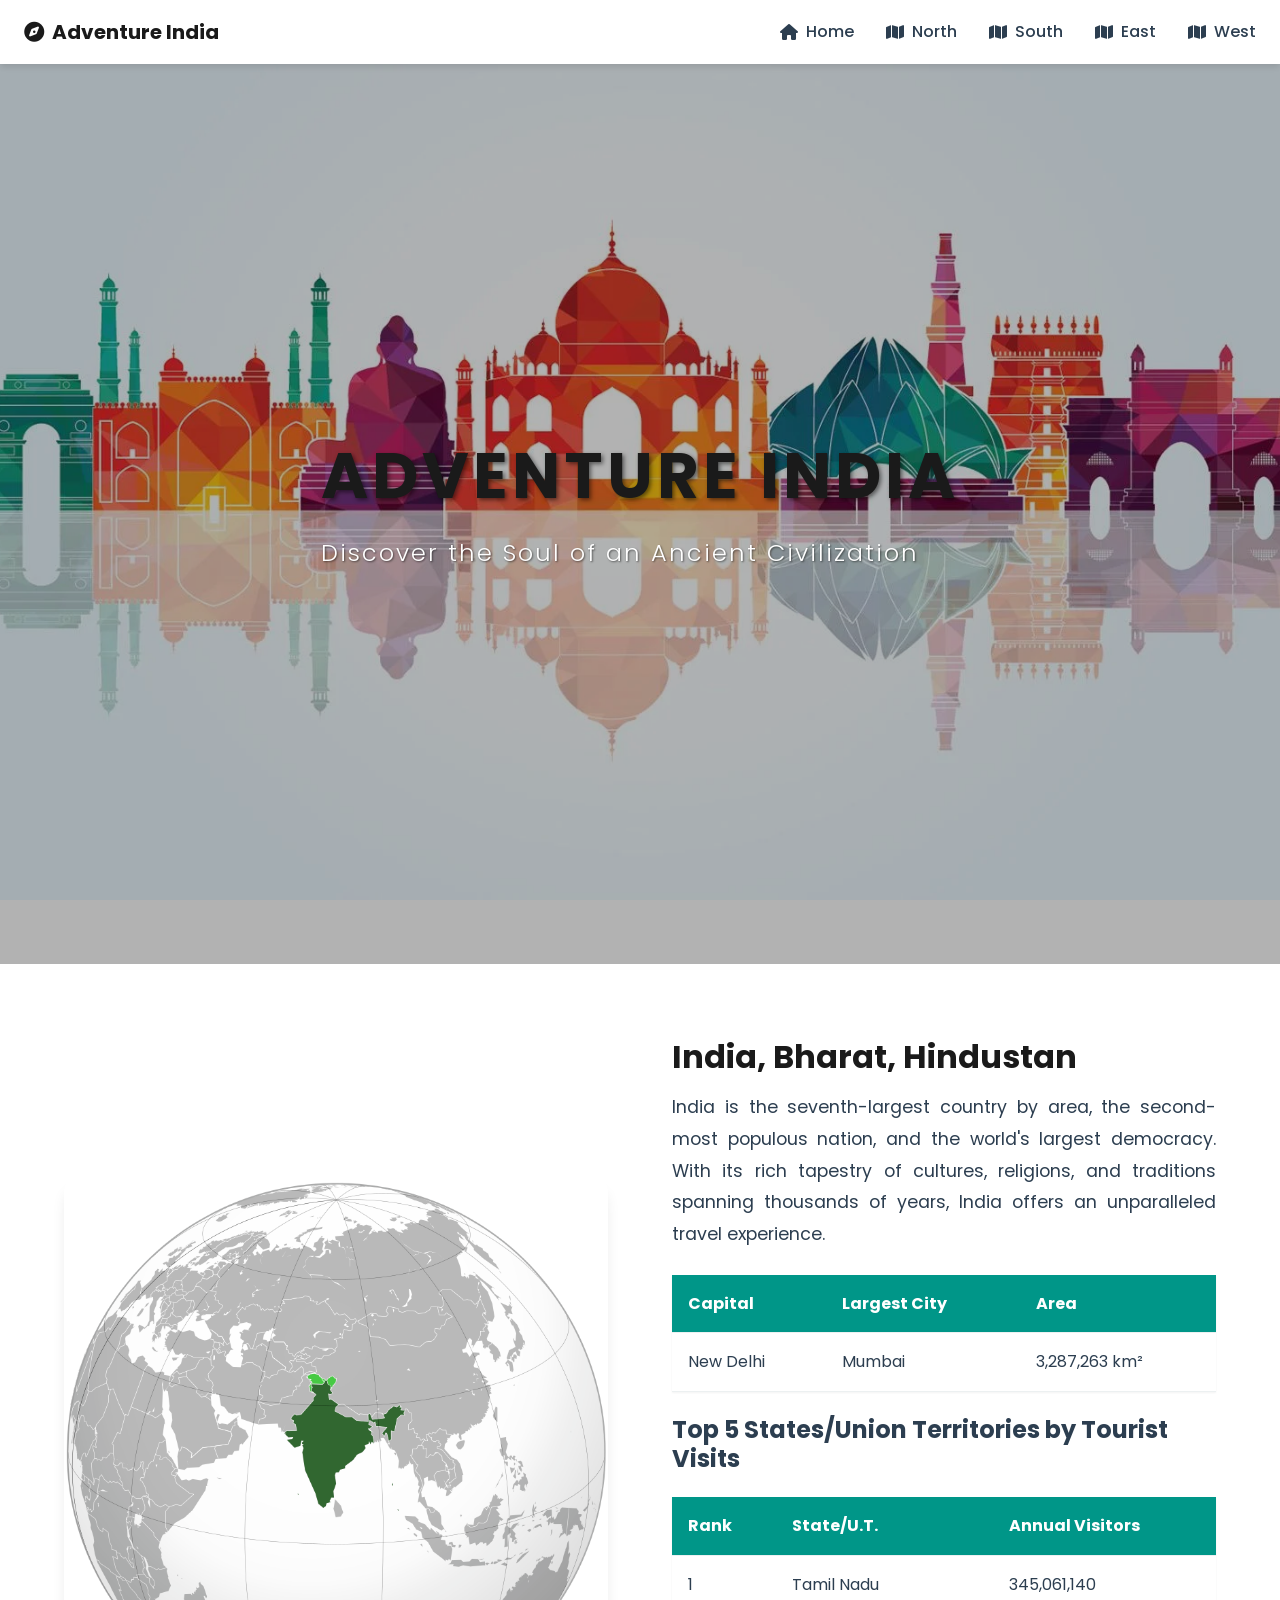
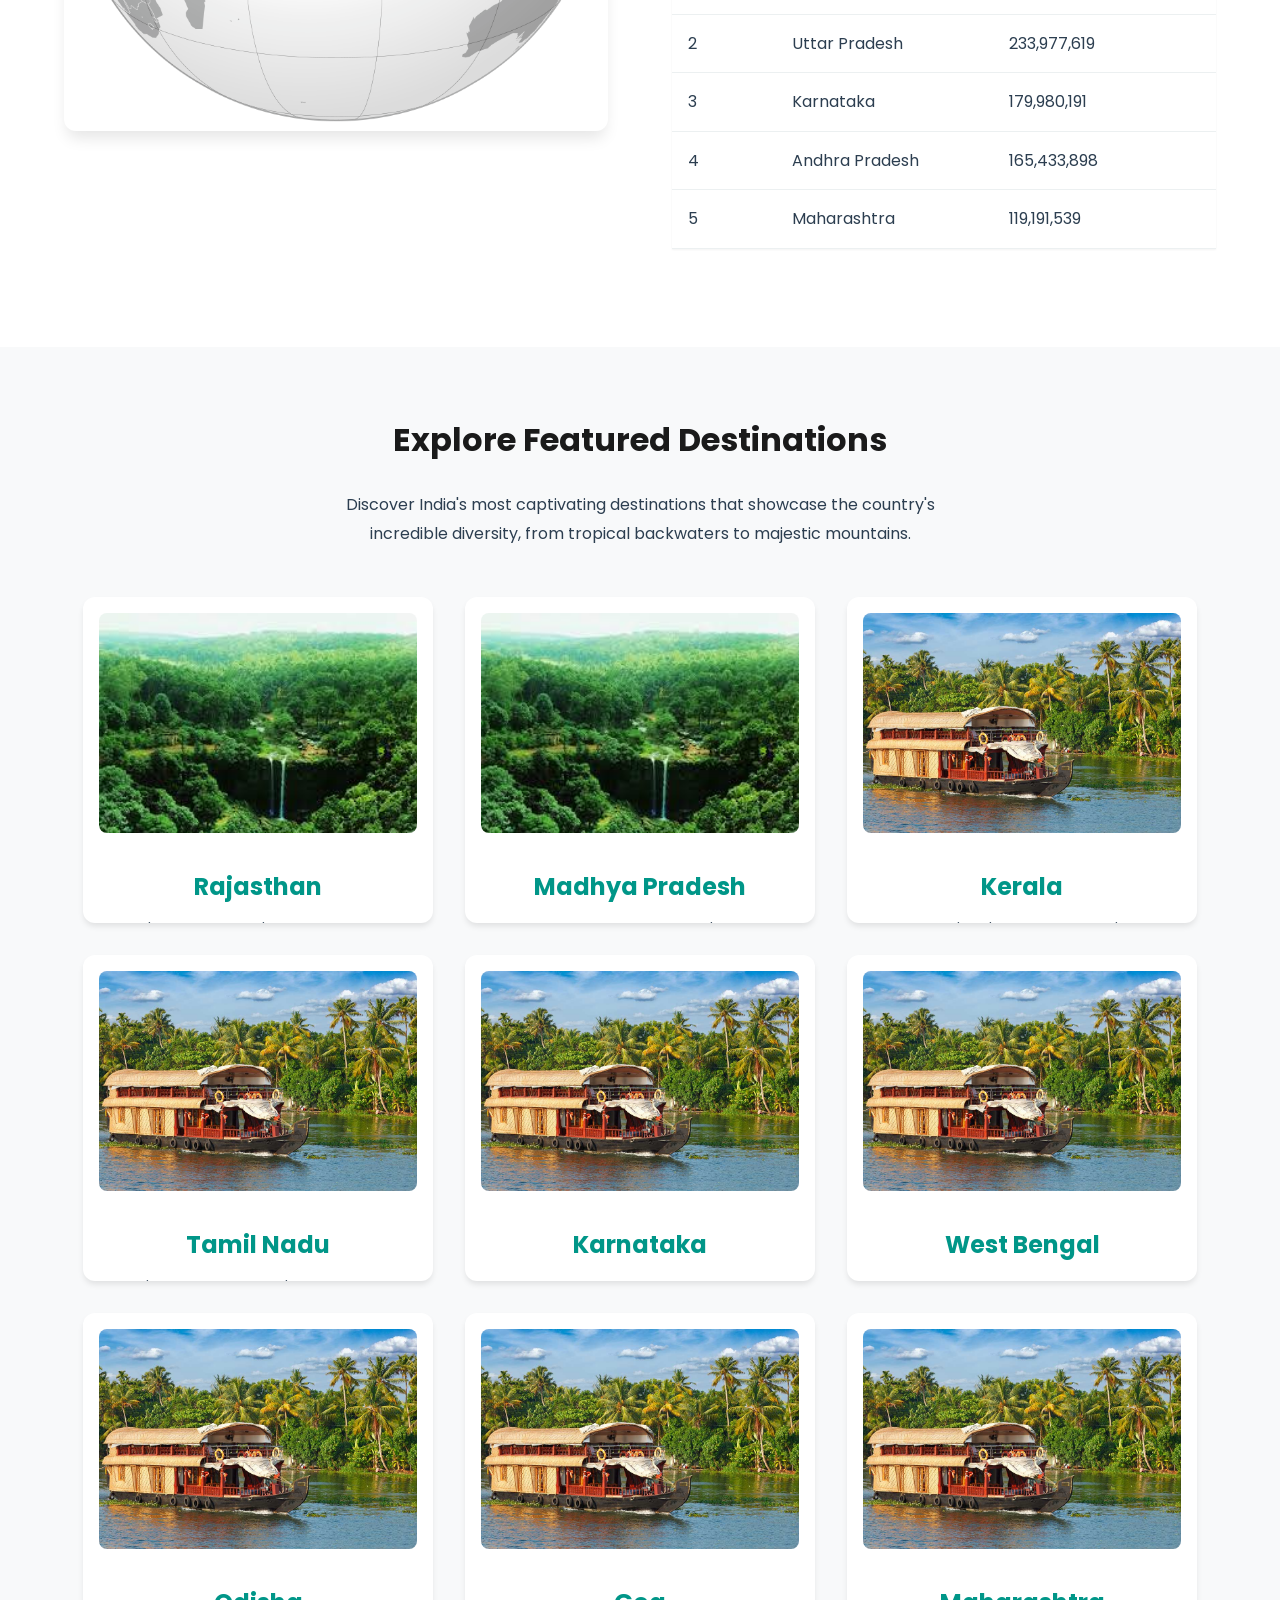
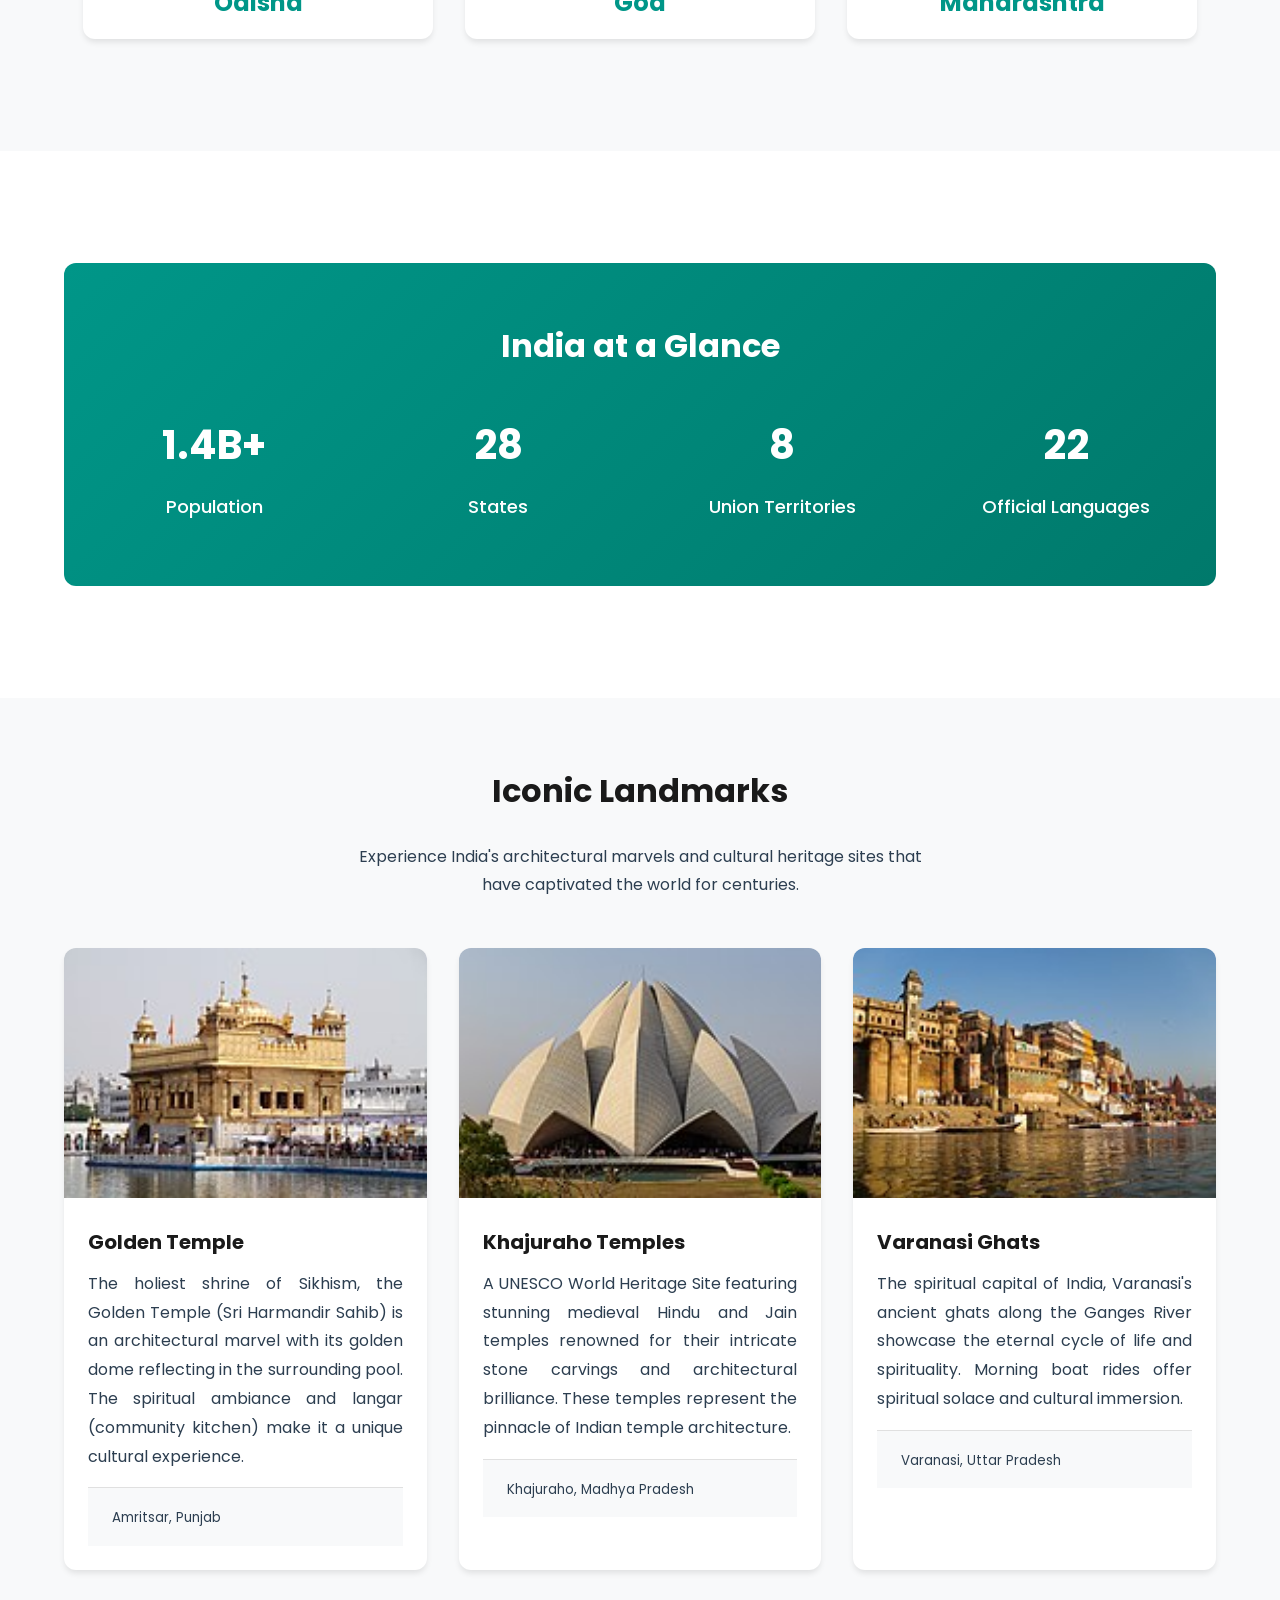
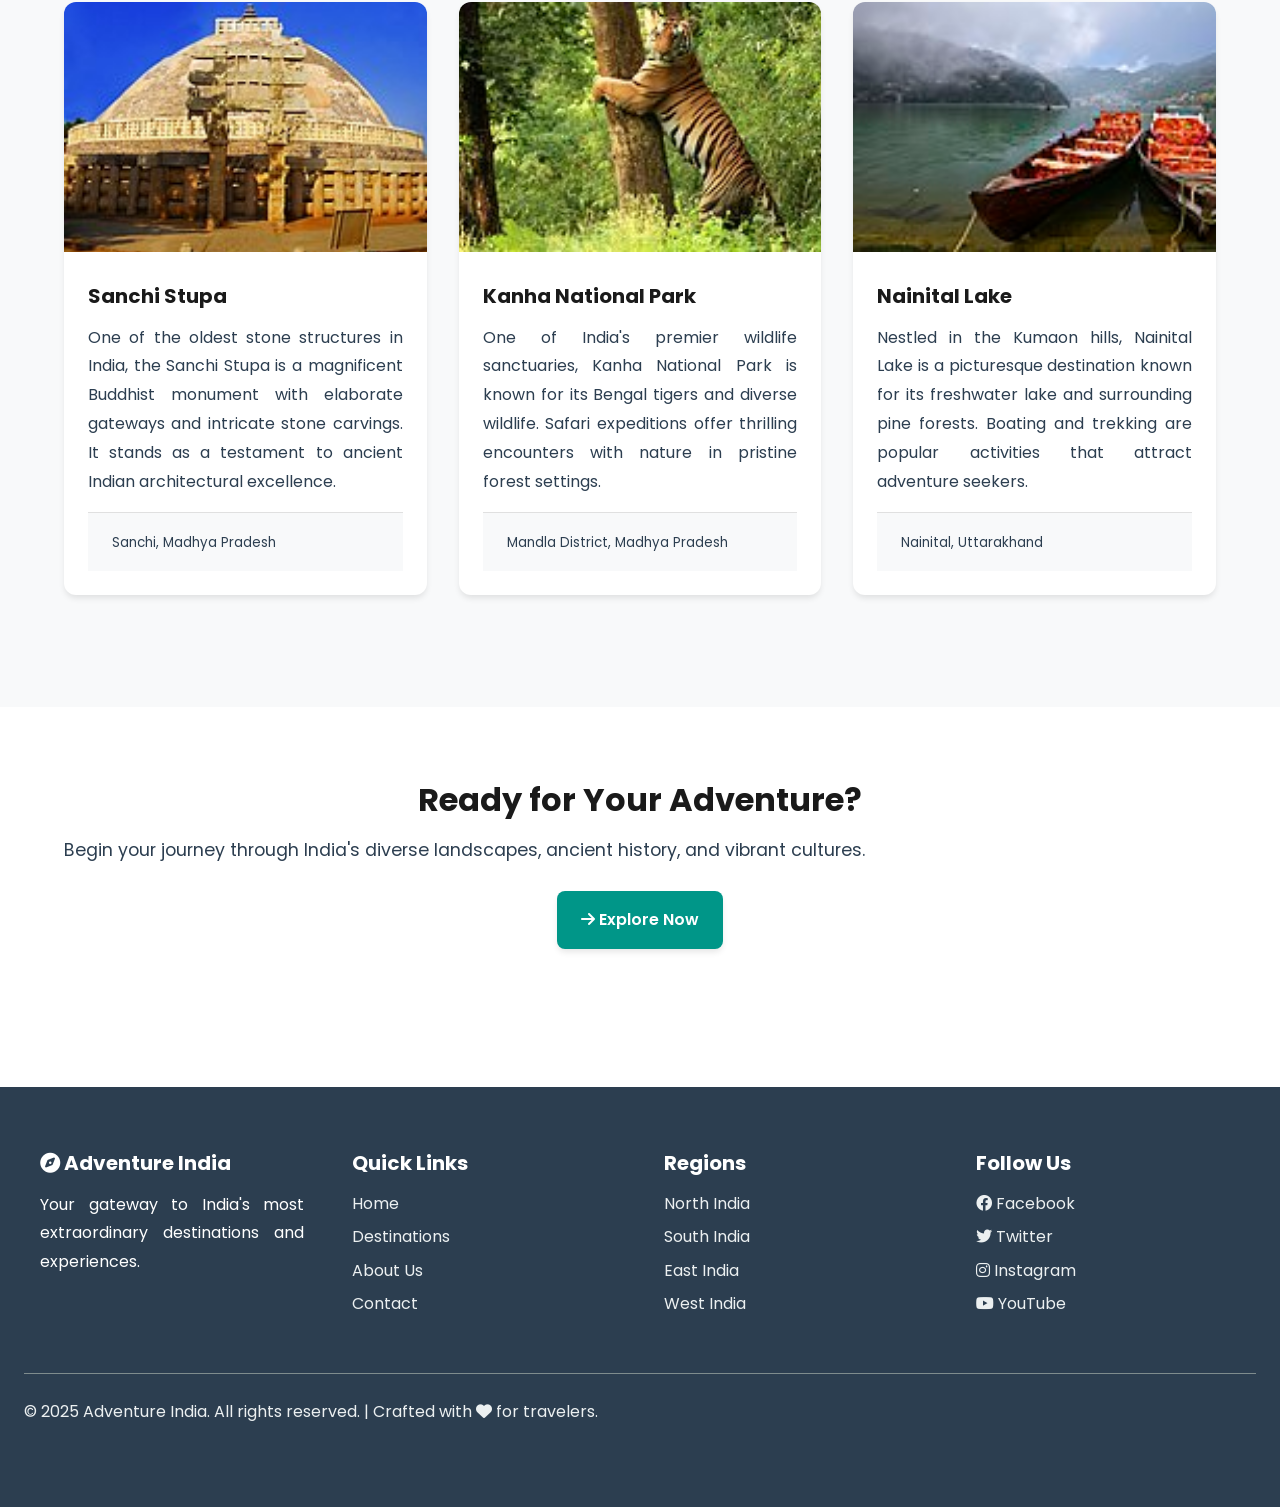
<file: index.html>
<!DOCTYPE html>
<html lang="en">

<head>
    <meta charset="UTF-8">
    <meta name="viewport" content="width=device-width, initial-scale=1.0">
    <meta name="description"
        content="Adventure India - Explore India's most breathtaking destinations, from the Himalayas to tropical backwaters. Discover adventure, culture, and natural beauty.">
    <meta name="keywords" content="India, travel, adventure, destinations, tourism, culture">
    <meta name="author" content="Adventure India Team">
    <title>Adventure India - Discover India's Wonders</title>

    <link rel="stylesheet" href="https://cdnjs.cloudflare.com/ajax/libs/font-awesome/6.0.0/css/all.min.css">
    <link rel="stylesheet" href="styles/main.css">
</head>

<body>
    <!-- ===== NAVIGATION ===== -->
    <nav>
        <div class="nav__logo">
            <a href="index.html">
                <i class="fas fa-compass"></i> Adventure India
            </a>
        </div>
        <button class="nav__toggle">
            <i class="fas fa-bars"></i>
        </button>
        <ul class="nav__menu" id="nav-menu">
            <li class="nav__item">
                <a href="index.html" class="nav__link">
                    <i class="fas fa-home"></i> Home
                </a>
            </li>
            <li class="nav__item">
                <a href="pages/north.html" class="nav__link">
                    <i class="fas fa-map"></i> North
                </a>
            </li>
            <li class="nav__item">
                <a href="pages/south.html" class="nav__link">
                    <i class="fas fa-map"></i> South
                </a>
            </li>
            <li class="nav__item">
                <a href="pages/east.html" class="nav__link">
                    <i class="fas fa-map"></i> East
                </a>
            </li>
            <li class="nav__item">
                <a href="pages/west.html" class="nav__link">
                    <i class="fas fa-map"></i> West
                </a>
            </li>
        </ul>
    </nav>

    <!-- ===== HERO HEADER ===== -->
    <header>
        <div class="header__background">
            <div class="header__overlay"></div>
            <div class="header__content">
                <h1 class="header__title">Adventure India</h1>
                <p class="header__subtitle">Discover the Soul of an Ancient Civilization</p>
            </div>
        </div>
    </header>

    <!-- ===== MAIN CONTENT ===== -->
    <main>
        <!-- ===== ABOUT INDIA SECTION ===== -->
        <section class="container">
            <div class="hero">
                <div class="hero__image">
                    <img src="assets/images/hero/india-home.png" alt="India Map" style="width: 100%; height: auto;">
                </div>
                <div class="hero__content">
                    <h2>India, Bharat, Hindustan</h2>
                    <p>India is the seventh-largest country by area, the second-most populous nation, and the world's
                        largest democracy. With its rich tapestry of cultures, religions, and traditions spanning
                        thousands of years, India offers an unparalleled travel experience.</p>

                    <table>
                        <thead>
                            <tr>
                                <th>Capital</th>
                                <th>Largest City</th>
                                <th>Area</th>
                            </tr>
                        </thead>
                        <tbody>
                            <tr>
                                <td>New Delhi</td>
                                <td>Mumbai</td>
                                <td>3,287,263 km²</td>
                            </tr>
                        </tbody>
                    </table>

                    <h3>Top 5 States/Union Territories by Tourist Visits</h3>
                    <table>
                        <thead>
                            <tr>
                                <th>Rank</th>
                                <th>State/U.T.</th>
                                <th>Annual Visitors</th>
                            </tr>
                        </thead>
                        <tbody>
                            <tr>
                                <td>1</td>
                                <td>Tamil Nadu</td>
                                <td>345,061,140</td>
                            </tr>
                            <tr>
                                <td>2</td>
                                <td>Uttar Pradesh</td>
                                <td>233,977,619</td>
                            </tr>
                            <tr>
                                <td>3</td>
                                <td>Karnataka</td>
                                <td>179,980,191</td>
                            </tr>
                            <tr>
                                <td>4</td>
                                <td>Andhra Pradesh</td>
                                <td>165,433,898</td>
                            </tr>
                            <tr>
                                <td>5</td>
                                <td>Maharashtra</td>
                                <td>119,191,539</td>
                            </tr>
                        </tbody>
                    </table>
                </div>
            </div>
        </section>

        <!-- ===== FEATURED DESTINATIONS SECTION ===== -->
        <section style="background-color: #f8f9fa;">
            <div class="container">
                <h2 class="text-center mb-3">Explore Featured Destinations</h2>
                <p class="text-center" style="max-width: 600px; margin: 0 auto var(--spacing-2xl);">
                    Discover India's most captivating destinations that showcase the country's incredible diversity,
                    from tropical backwaters to majestic mountains.
                </p>

                <div id="destinations-container" class="cards-grid" style="display: flex; flex-wrap: wrap; justify-content: center; gap: 2rem;">
                    <!-- Destinations will be loaded dynamically -->
                </div>
            </div>
        </section>

        <!-- ===== STATISTICS SECTION ===== -->
        <section>
            <div class="container">
                <div class="stats-section">
                    <h2 style="color: white; text-align: center;">India at a Glance</h2>
                    <div class="stats-grid">
                        <div class="stat-item">
                            <div class="stat-number">1.4B+</div>
                            <div class="stat-label">Population</div>
                        </div>
                        <div class="stat-item">
                            <div class="stat-number">28</div>
                            <div class="stat-label">States</div>
                        </div>
                        <div class="stat-item">
                            <div class="stat-number">8</div>
                            <div class="stat-label">Union Territories</div>
                        </div>
                        <div class="stat-item">
                            <div class="stat-number">22</div>
                            <div class="stat-label">Official Languages</div>
                        </div>
                    </div>
                </div>
            </div>
        </section>

        <!-- ===== LANDMARKS SECTION ===== -->
        <section style="background-color: #f8f9fa;">
            <div class="container">
                <h2 class="text-center mb-3">Iconic Landmarks</h2>
                <p class="text-center" style="max-width: 600px; margin: 0 auto var(--spacing-2xl);">
                    Experience India's architectural marvels and cultural heritage sites that have captivated the world
                    for centuries.
                </p>

                <div id="landmarks-container" class="cards-grid">
                    <!-- Landmarks will be loaded dynamically -->
                </div>
            </div>
        </section>

        <!-- ===== CALL TO ACTION ===== -->
        <section>
            <div class="container text-center">
                <h2>Ready for Your Adventure?</h2>
                <p style="font-size: 1.1rem; margin-bottom: var(--spacing-lg);">
                    Begin your journey through India's diverse landscapes, ancient history, and vibrant cultures.
                </p>
                <a href="pages/north.html" class="btn btn-primary">
                    <i class="fas fa-arrow-right"></i> Explore Now
                </a>
            </div>
        </section>
    </main>

    <!-- ===== FOOTER ===== -->
    <footer>
        <div class="footer__content">
            <div class="footer__section">
                <h4><i class="fas fa-compass"></i> Adventure India</h4>
                <p>Your gateway to India's most extraordinary destinations and experiences.</p>
            </div>
            <div class="footer__section">
                <h4>Quick Links</h4>
                <a href="index.html">Home</a>
                <a href="pages/north.html">Destinations</a>
                <a href="#about">About Us</a>
                <a href="#contact">Contact</a>
            </div>
            <div class="footer__section">
                <h4>Regions</h4>
                <a href="#">North India</a>
                <a href="#">South India</a>
                <a href="#">East India</a>
                <a href="#">West India</a>
            </div>
            <div class="footer__section">
                <h4>Follow Us</h4>
                <a href="#"><i class="fab fa-facebook"></i> Facebook</a>
                <a href="#"><i class="fab fa-twitter"></i> Twitter</a>
                <a href="#"><i class="fab fa-instagram"></i> Instagram</a>
                <a href="#"><i class="fab fa-youtube"></i> YouTube</a>
            </div>
        </div>
        <div class="footer__bottom">
            <p>&copy; 2025 Adventure India. All rights reserved. | Crafted with <i class="fas fa-heart"></i> for
                travelers.</p>
        </div>
    </footer>

    <!-- Scripts -->
    <script src="scripts/main.js"></script>
    <script>
        // Load content on page load
        document.addEventListener('DOMContentLoaded', () => {
            loadDestinations();
            loadLandmarks();
        });
    </script>
</body>

</html>
</file>
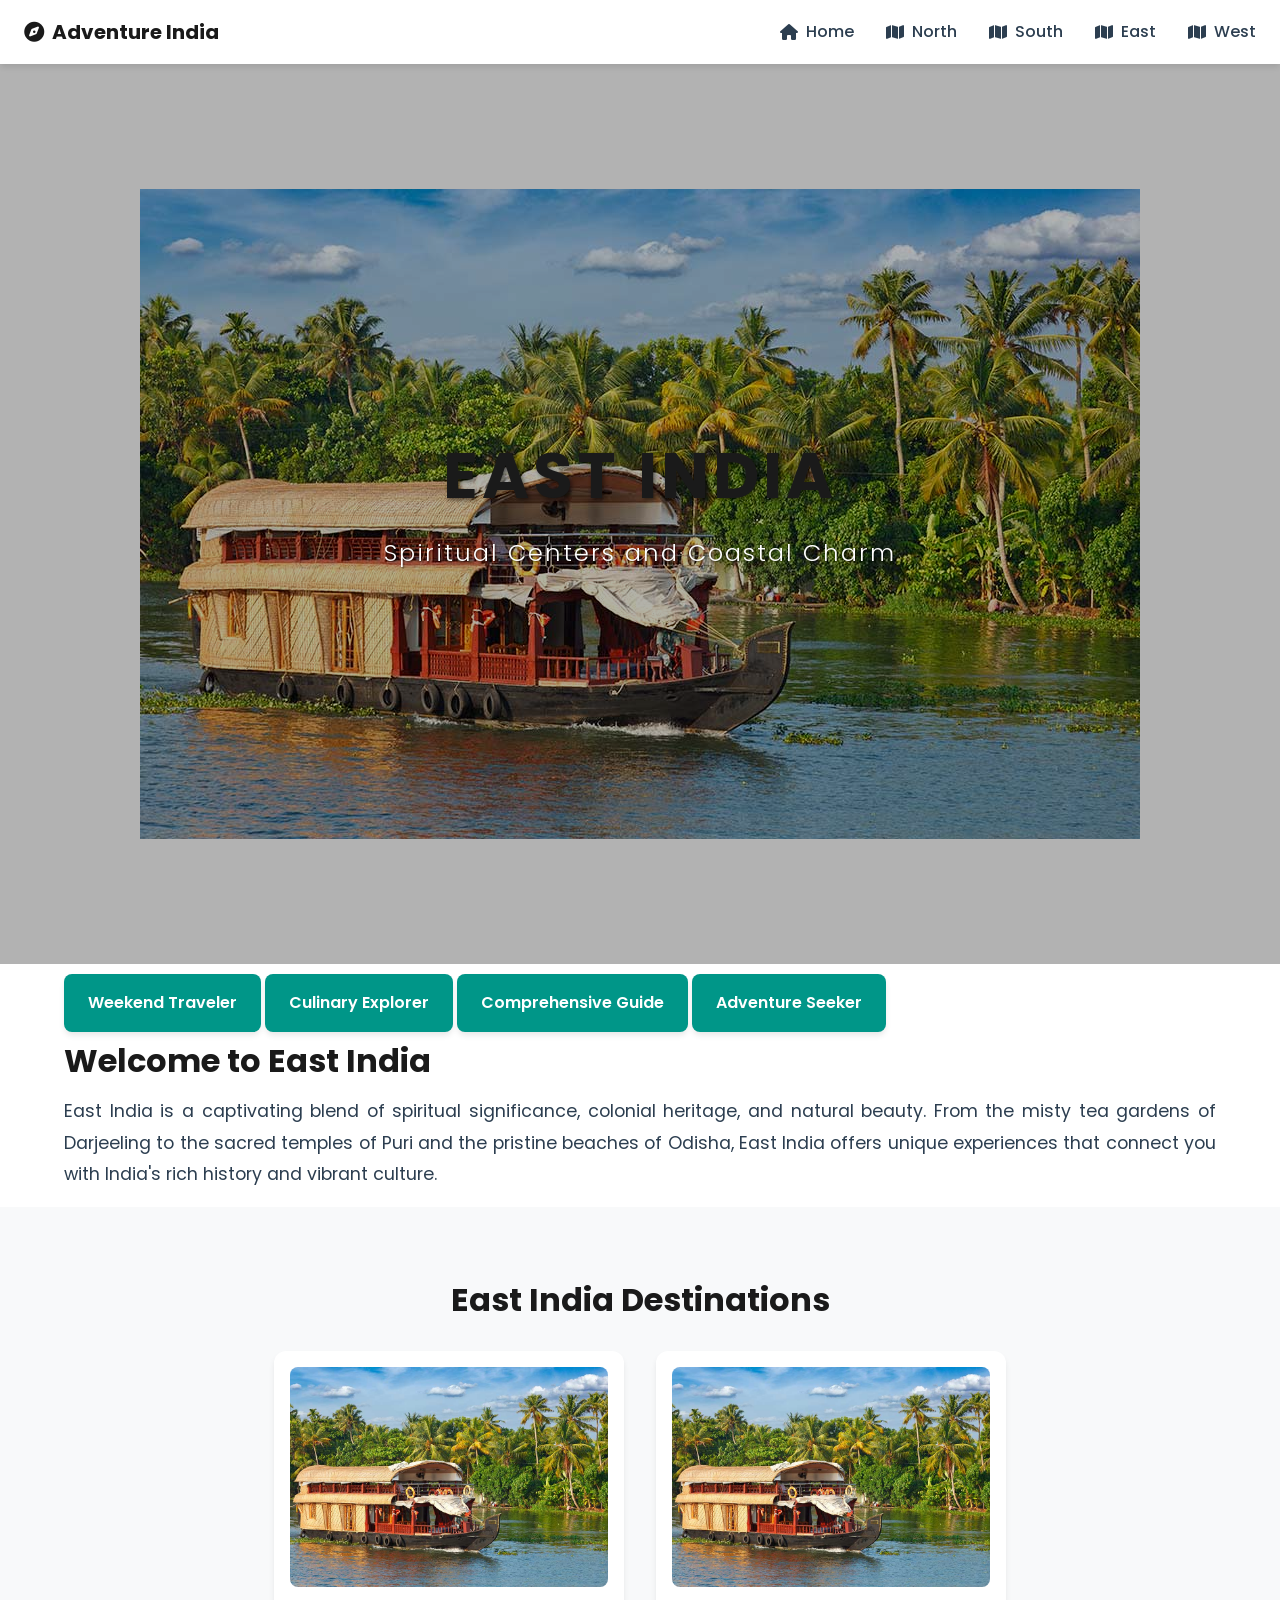
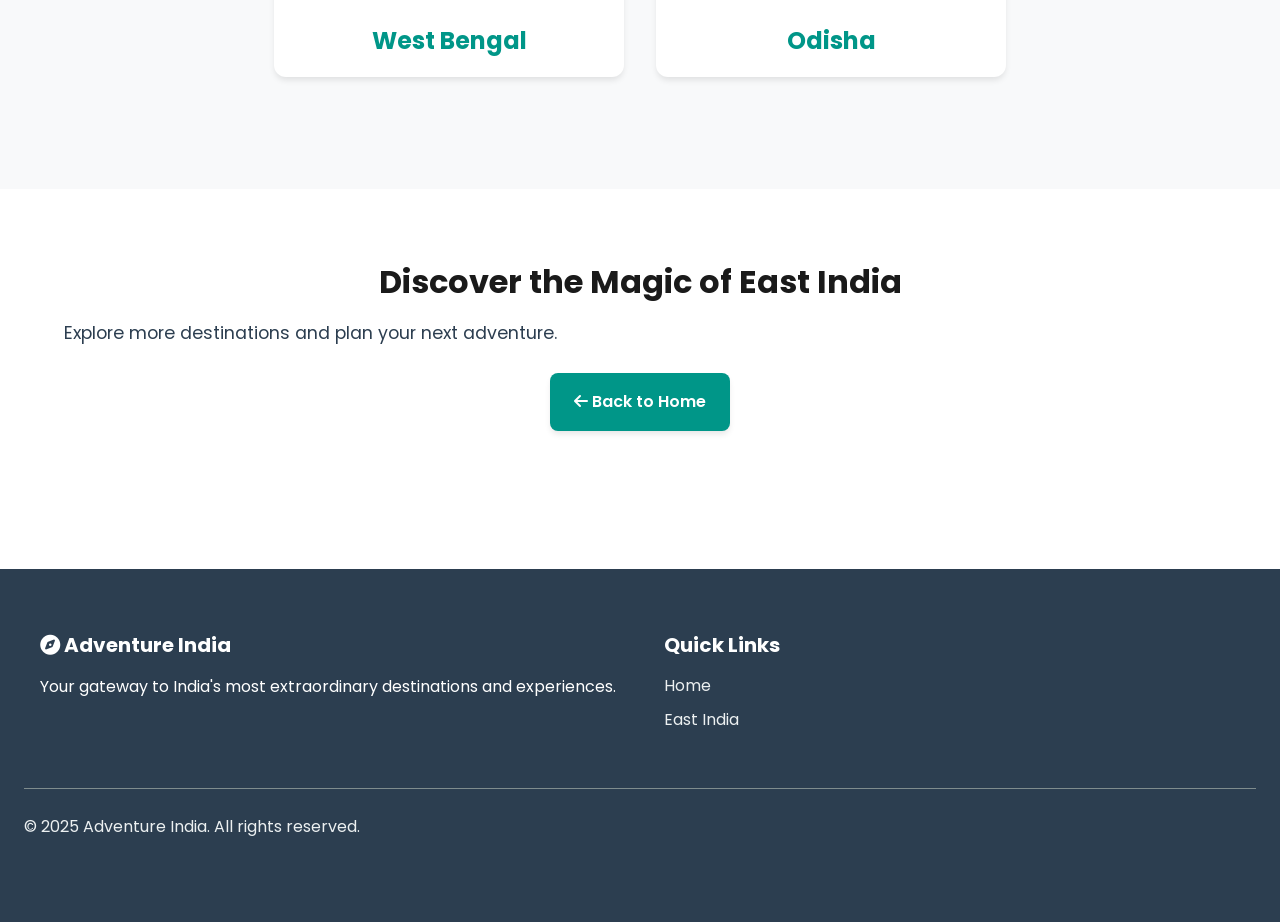
<file: pages/east.html>
<!DOCTYPE html>
<html lang="en">

<head>
    <meta charset="UTF-8">
    <meta name="viewport" content="width=device-width, initial-scale=1.0">
    <meta name="description" content="Explore East India's destinations including West Bengal and Odisha.">
    <meta name="keywords" content="East India, West Bengal, Odisha, tourism, destinations">
    <title>East India - Adventure India</title>

    <link rel="stylesheet" href="https://cdnjs.cloudflare.com/ajax/libs/font-awesome/6.0.0/css/all.min.css">
    <link rel="stylesheet" href="../styles/main.css">
</head>

<body>
    <!-- ===== NAVIGATION ===== -->
    <nav>
        <div class="nav__logo">
            <a href="../index.html">
                <i class="fas fa-compass"></i> Adventure India
            </a>
        </div>
        <button class="nav__toggle">
            <i class="fas fa-bars"></i>
        </button>
        <ul class="nav__menu" id="nav-menu">
            <li class="nav__item">
                <a href="../index.html" class="nav__link">
                    <i class="fas fa-home"></i> Home
                </a>
            </li>
            <li class="nav__item">
                <a href="north.html" class="nav__link">
                    <i class="fas fa-map"></i> North
                </a>
            </li>
            <li class="nav__item">
                <a href="south.html" class="nav__link">
                    <i class="fas fa-map"></i> South
                </a>
            </li>
            <li class="nav__item">
                <a href="east.html" class="nav__link">
                    <i class="fas fa-map"></i> East
                </a>
            </li>
            <li class="nav__item">
                <a href="west.html" class="nav__link">
                    <i class="fas fa-map"></i> West
                </a>
            </li>
        </ul>
    </nav>

    <!-- ===== HERO SECTION ===== -->
    <header>
        <div class="header__background" style="background: url('../assets/images/destinations/kerala.jpg') no-repeat center;">
            <div class="header__overlay"></div>
            <div class="header__content">
                <h1 class="header__title">East India</h1>
                <p class="header__subtitle">Spiritual Centers and Coastal Charm</p>
            </div>
        </div>
    </header>

    <!-- Visitor options moved below hero to avoid overlap -->
    <div class="container">
        <div class="visitor-options">
            <a class="btn btn-primary" href="visit-weekend.html?region=east">Weekend Traveler</a>
            <a class="btn btn-primary" href="visit-food.html?region=east">Culinary Explorer</a>
            <a class="btn btn-primary" href="visit-complete.html?region=east">Comprehensive Guide</a>
            <a class="btn btn-primary" href="visit-adventure.html?region=east">Adventure Seeker</a>
        </div>
    </div>

    <!-- ===== MAIN CONTENT ===== -->
    <main>
        <!-- ===== INTRODUCTION SECTION ===== -->
        <section class="container">
            <h2>Welcome to East India</h2>
            <p style="font-size: 1.1rem;">
                East India is a captivating blend of spiritual significance, colonial heritage, and natural beauty. From the misty tea gardens of Darjeeling to the sacred temples of Puri and the pristine beaches of Odisha, East India offers unique experiences that connect you with India's rich history and vibrant culture.
            </p>
        </section>

        <!-- ===== DESTINATIONS SECTION ===== -->
        <section style="background-color: #f8f9fa;">
            <div class="container">
                <h2 class="text-center mb-3">East India Destinations</h2>
                <div id="east-destinations-container" class="cards-grid" style="display: flex; flex-wrap: wrap; justify-content: center; gap: 2rem;">
                    <!-- Destinations will be loaded dynamically -->
                </div>
            </div>
        </section>

        <!-- ===== CTA SECTION ===== -->
        <section>
            <div class="container text-center">
                <h2>Discover the Magic of East India</h2>
                <p style="font-size: 1.1rem; margin-bottom: var(--spacing-lg);">
                    Explore more destinations and plan your next adventure.
                </p>
                <a href="../index.html" class="btn btn-primary">
                    <i class="fas fa-arrow-left"></i> Back to Home
                </a>
            </div>
        </section>
    </main>

    <!-- ===== FOOTER ===== -->
    <footer>
        <div class="footer__content">
            <div class="footer__section">
                <h4><i class="fas fa-compass"></i> Adventure India</h4>
                <p>Your gateway to India's most extraordinary destinations and experiences.</p>
            </div>
            <div class="footer__section">
                <h4>Quick Links</h4>
                <a href="../index.html">Home</a>
                <a href="east.html">East India</a>
            </div>
        </div>
        <div class="footer__bottom">
            <p>&copy; 2025 Adventure India. All rights reserved.</p>
        </div>
    </footer>

    <!-- Scripts -->
    <script src="../scripts/main.js"></script>
    <script>
        document.addEventListener('DOMContentLoaded', async () => {
            const destinationsData = await loadJSON('../data/destinations.json');
            if (destinationsData && destinationsData.destinations) {
                const eastDestinations = destinationsData.destinations.filter(d => d.region === 'East');
                const container = document.getElementById('east-destinations-container');
                
                container.innerHTML = eastDestinations.map(dest => {
                    const imagePath = dest.image.startsWith('../') || dest.image.startsWith('/') ? dest.image : '../' + dest.image;
                    return `
                    <div class="destination-card">
                        <div class="destination-card__image-box">
                            <img src="${imagePath}" alt="${dest.name}" class="destination-card__image">
                        </div>
                        <div class="destination-card__content">
                            <h3 class="destination-card__title">${dest.name}</h3>
                            <p class="destination-card__description">${dest.description.substring(0, 150)}...</p>
                            <a href="#" class="destination-card__link" onclick="openNewTabUrl('${dest.airport.url}')">
                                <i class="fas fa-map-marker-alt"></i> ${dest.airport.name}
                            </a>
                        </div>
                    </div>
                    `;
                }).join('');
            }
        });
    </script>
</body>

</html>
</file>
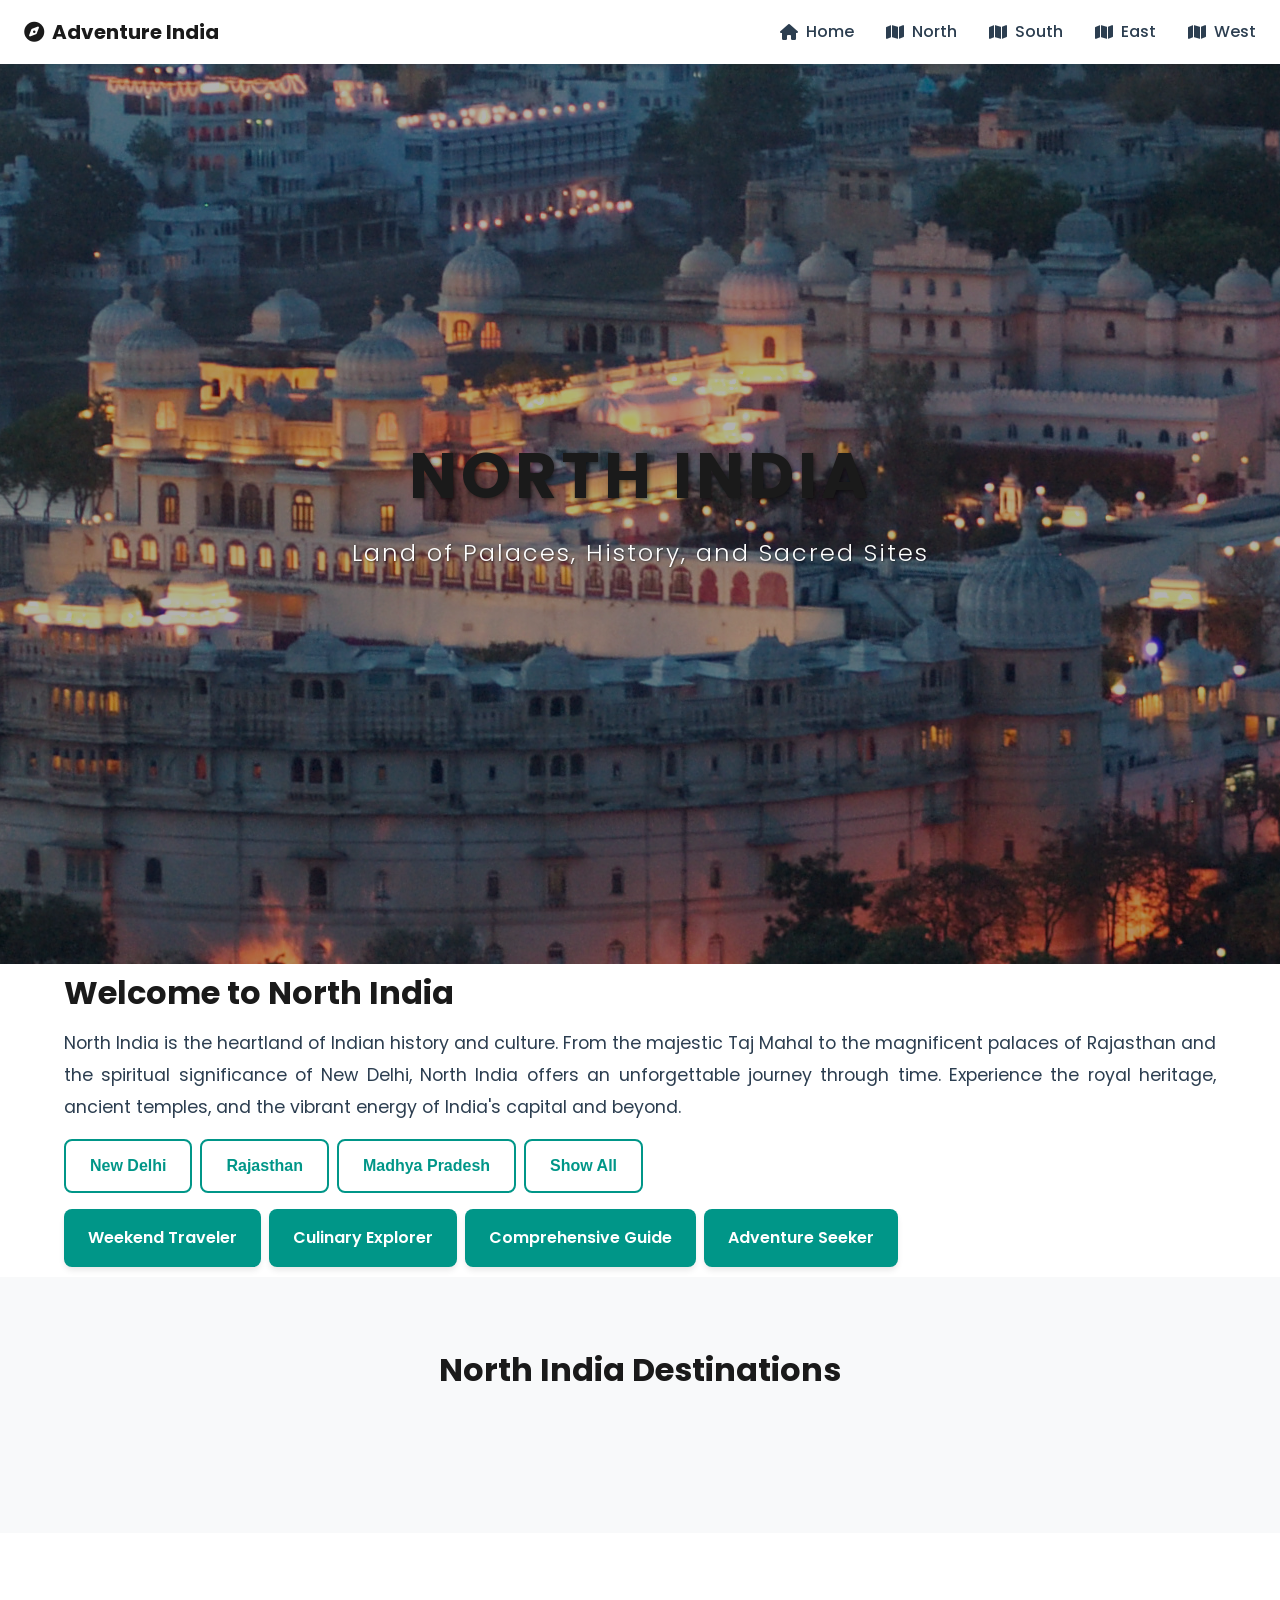
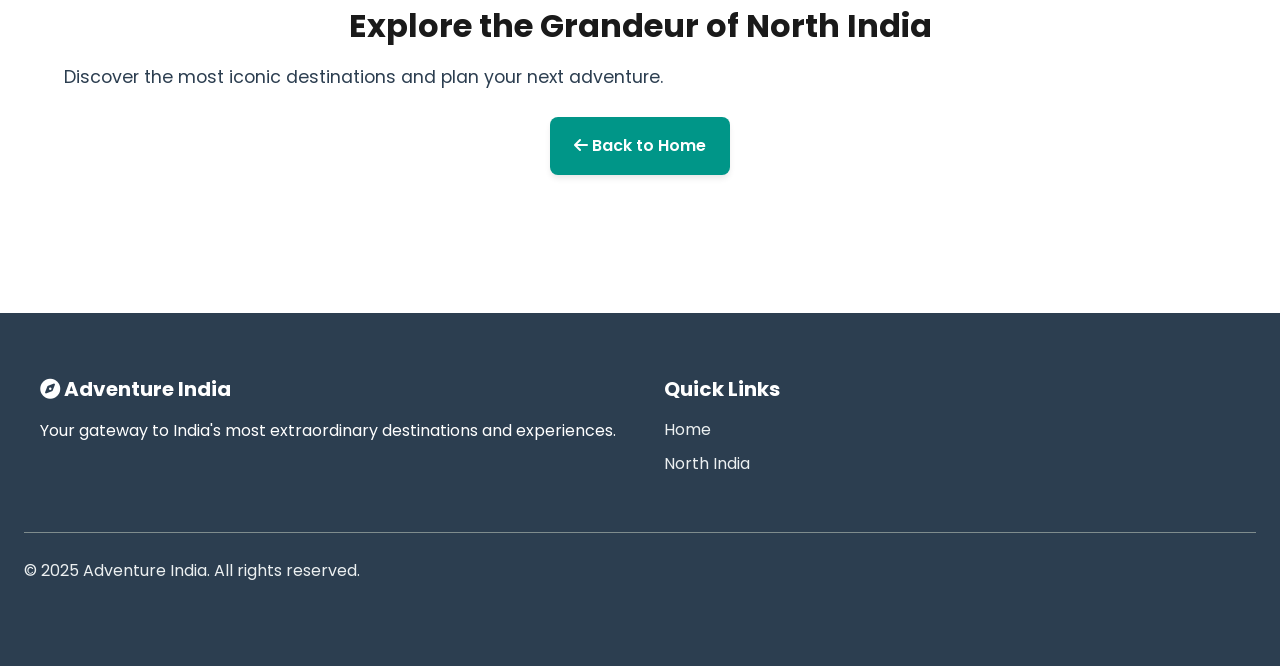
<file: pages/north.html>
<!DOCTYPE html>
<html lang="en">

<head>
    <meta charset="UTF-8">
    <meta name="viewport" content="width=device-width, initial-scale=1.0">
    <meta name="description" content="Explore North India's destinations including Rajasthan and Madhya Pradesh.">
    <meta name="keywords" content="North India, Rajasthan, Madhya Pradesh, tourism, destinations">
    <title>North India - Adventure India</title>

    <link rel="stylesheet" href="https://cdnjs.cloudflare.com/ajax/libs/font-awesome/6.0.0/css/all.min.css">
    <link rel="stylesheet" href="../styles/main.css">
</head>

<body>
    <!-- ===== NAVIGATION ===== -->
    <nav>
        <div class="nav__logo">
            <a href="../index.html">
                <i class="fas fa-compass"></i> Adventure India
            </a>
        </div>
        <button class="nav__toggle">
            <i class="fas fa-bars"></i>
        </button>
        <ul class="nav__menu" id="nav-menu">
            <li class="nav__item">
                <a href="../index.html" class="nav__link">
                    <i class="fas fa-home"></i> Home
                </a>
            </li>
            <li class="nav__item">
                <a href="north.html" class="nav__link">
                    <i class="fas fa-map"></i> North
                </a>
            </li>
            <li class="nav__item">
                <a href="south.html" class="nav__link">
                    <i class="fas fa-map"></i> South
                </a>
            </li>
            <li class="nav__item">
                <a href="east.html" class="nav__link">
                    <i class="fas fa-map"></i> East
                </a>
            </li>
            <li class="nav__item">
                <a href="west.html" class="nav__link">
                    <i class="fas fa-map"></i> West
                </a>
            </li>
        </ul>
    </nav>

    <!-- ===== HERO SECTION ===== -->
    <header>
        <div class="header__background" style="background: url('../assets/images/destinations/rajasthan.jpg') no-repeat center;">
            <div class="header__overlay"></div>
            <div class="header__content">
                <h1 class="header__title">North India</h1>
                <p class="header__subtitle">Land of Palaces, History, and Sacred Sites</p>
            </div>
        </div>
    </header>

    <!-- ===== MAIN CONTENT ===== -->
    <main>
        <!-- ===== INTRODUCTION SECTION ===== -->
        <section class="container">
            <h2>Welcome to North India</h2>
            <p style="font-size: 1.1rem;">
                North India is the heartland of Indian history and culture. From the majestic Taj Mahal to the magnificent palaces of Rajasthan and the spiritual significance of New Delhi, North India offers an unforgettable journey through time. Experience the royal heritage, ancient temples, and the vibrant energy of India's capital and beyond.
            </p>

            <div class="city-tabs" style="margin-top: 1rem; display:flex; gap:0.5rem; flex-wrap:wrap;">
                <button class="btn btn-outline" onclick="filterNorthCity('New Delhi')">New Delhi</button>
                <button class="btn btn-outline" onclick="filterNorthCity('Rajasthan')">Rajasthan</button>
                <button class="btn btn-outline" onclick="filterNorthCity('Madhya Pradesh')">Madhya Pradesh</button>
                <button class="btn btn-outline" onclick="filterNorthCity('All')">Show All</button>
            </div>

            <div class="visitor-options" style="margin-top:1rem; display:flex; gap:0.5rem; flex-wrap:wrap;">
                <a class="btn btn-primary" href="visit-weekend.html?region=north">Weekend Traveler</a>
                <a class="btn btn-primary" href="visit-food.html?region=north">Culinary Explorer</a>
                <a class="btn btn-primary" href="visit-complete.html?region=north">Comprehensive Guide</a>
                <a class="btn btn-primary" href="visit-adventure.html?region=north">Adventure Seeker</a>
            </div>
        </section>

        <!-- ===== DESTINATIONS SECTION ===== -->
        <section style="background-color: #f8f9fa;">
            <div class="container">
                <h2 class="text-center mb-3">North India Destinations</h2>
                <div id="north-destinations-container" class="cards-grid" style="display: flex; flex-wrap: wrap; justify-content: center; gap: 2rem;">
                    <!-- Destinations will be loaded dynamically -->
                </div>
            </div>
        </section>

        <!-- ===== CTA SECTION ===== -->
        <section>
            <div class="container text-center">
                <h2>Explore the Grandeur of North India</h2>
                <p style="font-size: 1.1rem; margin-bottom: var(--spacing-lg);">
                    Discover the most iconic destinations and plan your next adventure.
                </p>
                <a href="../index.html" class="btn btn-primary">
                    <i class="fas fa-arrow-left"></i> Back to Home
                </a>
            </div>
        </section>
    </main>

    <!-- ===== FOOTER ===== -->
    <footer>
        <div class="footer__content">
            <div class="footer__section">
                <h4><i class="fas fa-compass"></i> Adventure India</h4>
                <p>Your gateway to India's most extraordinary destinations and experiences.</p>
            </div>
            <div class="footer__section">
                <h4>Quick Links</h4>
                <a href="../index.html">Home</a>
                <a href="north.html">North India</a>
            </div>
        </div>
        <div class="footer__bottom">
            <p>&copy; 2025 Adventure India. All rights reserved.</p>
        </div>
    </footer>

    <!-- Scripts -->
    <script src="../scripts/main.js"></script>
    <script>
        let northDestinationsList = [];

        function renderNorth(list) {
            const container = document.getElementById('north-destinations-container');
            if (!container) return;
            container.innerHTML = list.map(dest => {
                const imagePath = dest.image.startsWith('../') || dest.image.startsWith('/') ? dest.image : '../' + dest.image;
                return `
                <div class="destination-card">
                    <div class="destination-card__image-box">
                        <img src="${imagePath}" alt="${dest.name}" class="destination-card__image">
                    </div>
                    <div class="destination-card__content">
                        <h3 class="destination-card__title">${dest.name}</h3>
                        <p class="destination-card__description">${dest.description.substring(0, 150)}...</p>
                        <a href="#" class="destination-card__link" onclick="openNewTabUrl('${dest.airport.url}')">
                            <i class="fas fa-map-marker-alt"></i> ${dest.airport.name}
                        </a>
                    </div>
                </div>
            `).join('');
        }

        function filterNorthCity(city) {
            if (!northDestinationsList || northDestinationsList.length === 0) return;
            if (city === 'All') {
                renderNorth(northDestinationsList);
                return;
            }
            if (city === 'New Delhi') {
                // Load Delhi-specific content (landmarks and experiences)
                loadJSON('../data/delhi.json').then(delhiData => {
                    if (!delhiData) return;
                    const container = document.getElementById('north-destinations-container');
                    if (!container) return;
                    // Render landmarks as cards
                    container.innerHTML = (delhiData.landmarks || []).map(l => {
                        const imagePath = l.image.startsWith('../') || l.image.startsWith('/') ? l.image : '../' + l.image;
                        return `
                        <div class="destination-card">
                            <div class="destination-card__image-box">
                                <img src="${imagePath}" alt="${l.name}" class="destination-card__image">
                            </div>
                            <div class="destination-card__content">
                                <h3 class="destination-card__title">${l.name}</h3>
                                <p class="destination-card__description">${l.description.substring(0,150)}...</p>
                            </div>
                        </div>
                    `;
                    }).join('');
                });
                return;
            }

            const target = city.toLowerCase();
            const filtered = northDestinationsList.filter(d => {
                return (
                    (d.name && d.name.toLowerCase().includes(target)) ||
                    (d.region && d.region.toLowerCase().includes(target)) ||
                    (d.state && d.state.toLowerCase && d.state.toLowerCase().includes(target)) ||
                    (d.description && d.description.toLowerCase().includes(target))
                );
            });
            renderNorth(filtered);
        }

        document.addEventListener('DOMContentLoaded', async () => {
            const destinationsData = await loadJSON('../data/destinations.json');
            if (destinationsData && destinationsData.destinations) {
                northDestinationsList = destinationsData.destinations.filter(d => (d.region && (d.region.toLowerCase() === 'north' || d.region.toLowerCase() === 'central')) || (d.name && d.name.toLowerCase().includes('rajasthan')) );
                renderNorth(northDestinationsList);
            }
        });
    </script>
</body>

</html>
</file>
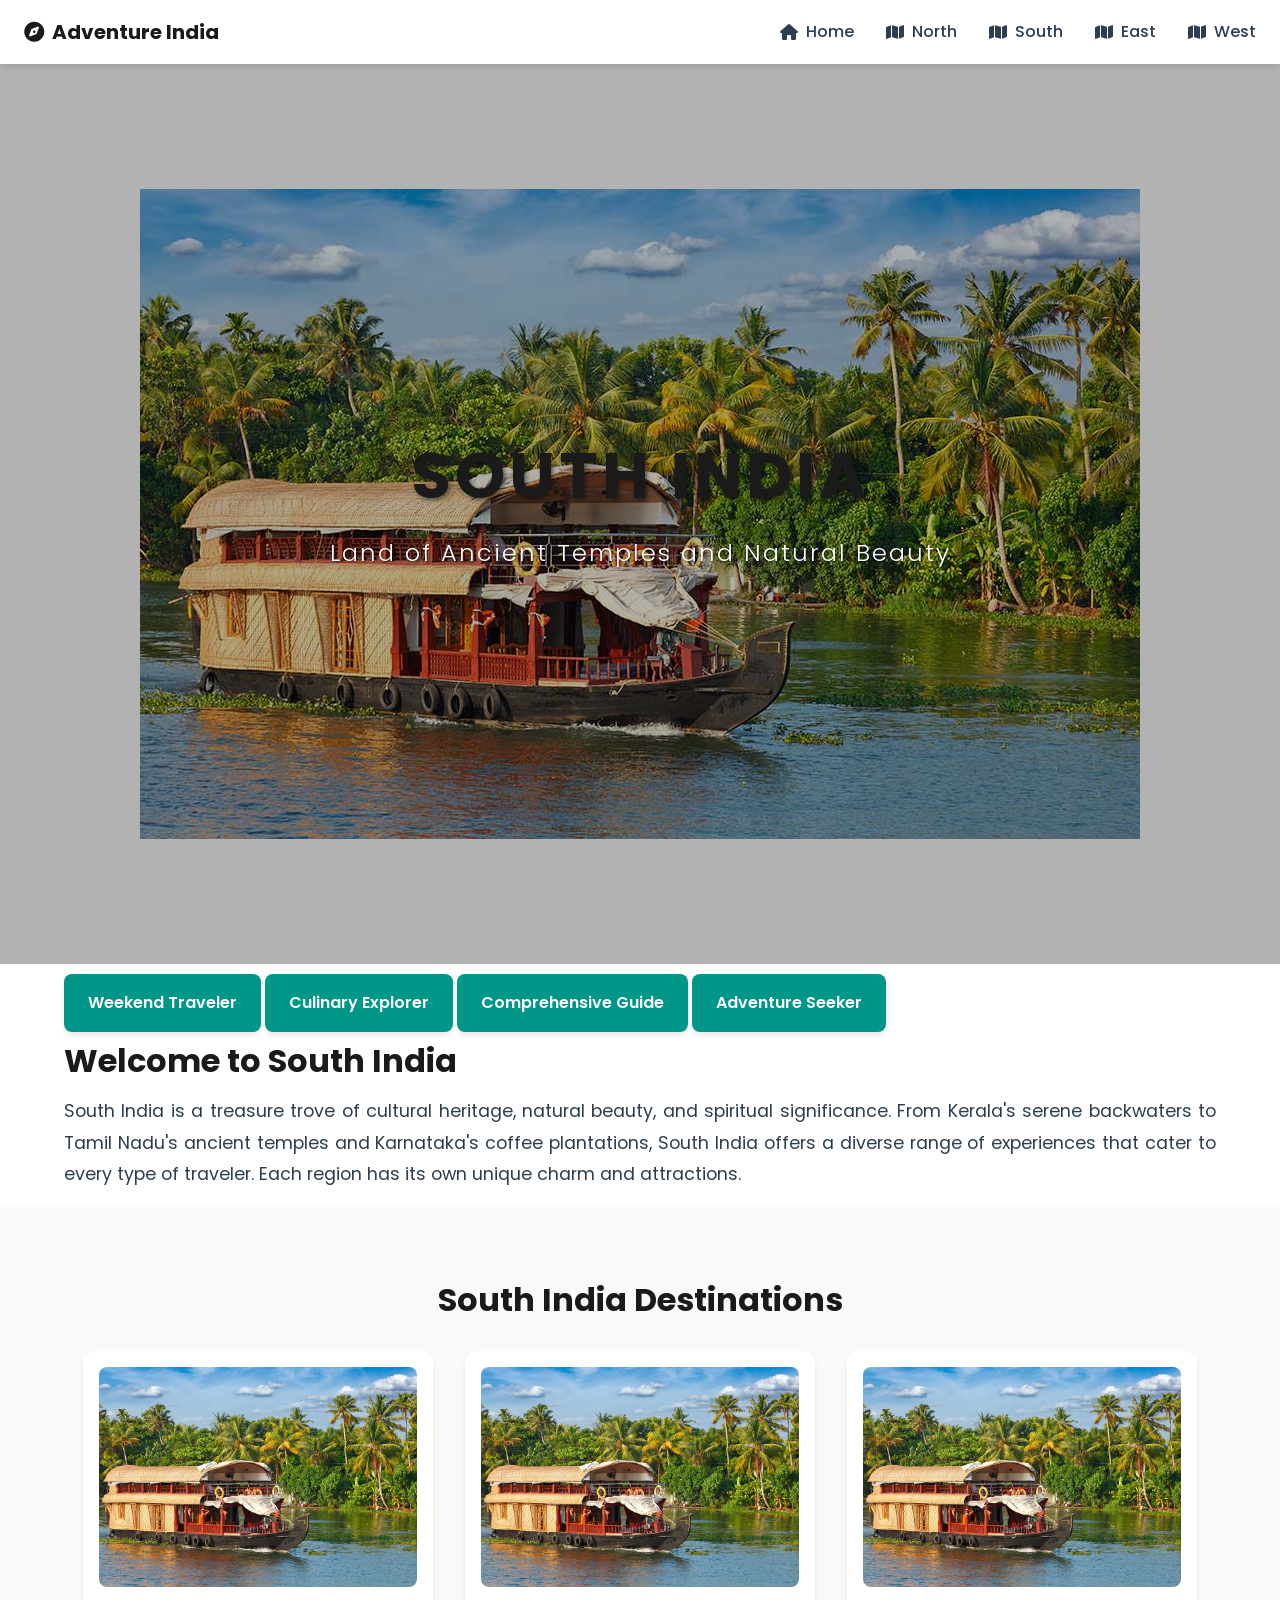
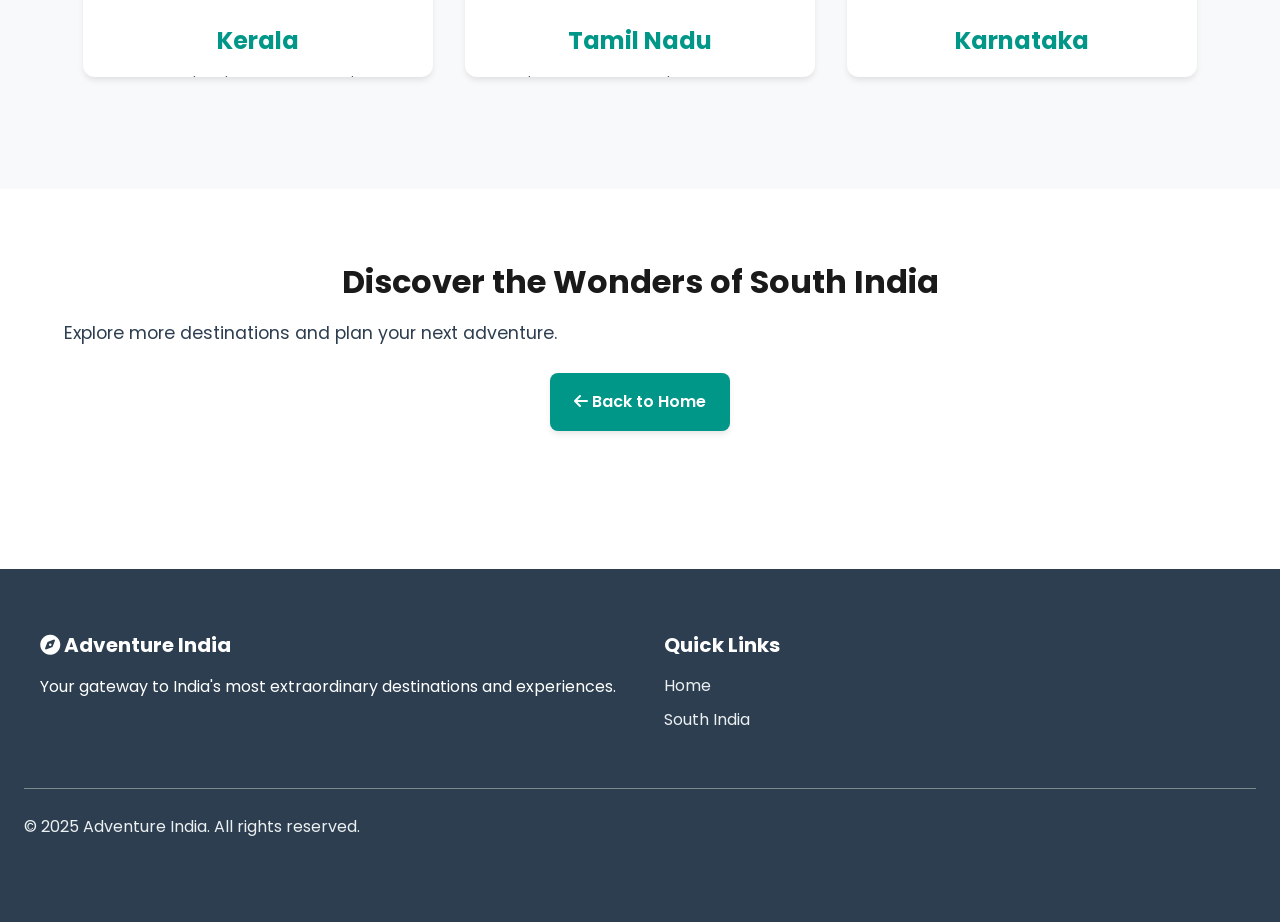
<file: pages/south.html>
<!DOCTYPE html>
<html lang="en">

<head>
    <meta charset="UTF-8">
    <meta name="viewport" content="width=device-width, initial-scale=1.0">
    <meta name="description" content="Explore South India's diverse destinations including Kerala, Tamil Nadu, and Karnataka.">
    <meta name="keywords" content="South India, Kerala, Tamil Nadu, Karnataka, tourism, destinations">
    <title>South India - Adventure India</title>

    <link rel="stylesheet" href="https://cdnjs.cloudflare.com/ajax/libs/font-awesome/6.0.0/css/all.min.css">
    <link rel="stylesheet" href="../styles/main.css">
</head>

<body>
    <!-- ===== NAVIGATION ===== -->
    <nav>
        <div class="nav__logo">
            <a href="../index.html">
                <i class="fas fa-compass"></i> Adventure India
            </a>
        </div>
        <button class="nav__toggle">
            <i class="fas fa-bars"></i>
        </button>
        <ul class="nav__menu" id="nav-menu">
            <li class="nav__item">
                <a href="../index.html" class="nav__link">
                    <i class="fas fa-home"></i> Home
                </a>
            </li>
            <li class="nav__item">
                <a href="north.html" class="nav__link">
                    <i class="fas fa-map"></i> North
                </a>
            </li>
            <li class="nav__item">
                <a href="south.html" class="nav__link">
                    <i class="fas fa-map"></i> South
                </a>
            </li>
            <li class="nav__item">
                <a href="east.html" class="nav__link">
                    <i class="fas fa-map"></i> East
                </a>
            </li>
            <li class="nav__item">
                <a href="west.html" class="nav__link">
                    <i class="fas fa-map"></i> West
                </a>
            </li>
        </ul>
    </nav>

    <!-- ===== HERO SECTION ===== -->
    <header>
        <div class="header__background" style="background: url('../assets/images/destinations/kerala.jpg') no-repeat center;">
            <div class="header__overlay"></div>
            <div class="header__content">
                <h1 class="header__title">South India</h1>
                <p class="header__subtitle">Land of Ancient Temples and Natural Beauty</p>
            </div>

        </div>
    </header>

    <!-- Visitor options moved below hero to avoid overlap -->
    <div class="container">
        <div class="visitor-options">
            <a class="btn btn-primary" href="visit-weekend.html?region=south">Weekend Traveler</a>
            <a class="btn btn-primary" href="visit-food.html?region=south">Culinary Explorer</a>
            <a class="btn btn-primary" href="visit-complete.html?region=south">Comprehensive Guide</a>
            <a class="btn btn-primary" href="visit-adventure.html?region=south">Adventure Seeker</a>
        </div>
    </div>
        </div>
    </header>

    <!-- ===== MAIN CONTENT ===== -->
    <main>
        <!-- ===== INTRODUCTION SECTION ===== -->
        <section class="container">
            <h2>Welcome to South India</h2>
            <p style="font-size: 1.1rem;">
                South India is a treasure trove of cultural heritage, natural beauty, and spiritual significance. From Kerala's serene backwaters to Tamil Nadu's ancient temples and Karnataka's coffee plantations, South India offers a diverse range of experiences that cater to every type of traveler. Each region has its own unique charm and attractions.
            </p>
        </section>

        <!-- ===== DESTINATIONS SECTION ===== -->
        <section style="background-color: #f8f9fa;">
            <div class="container">
                <h2 class="text-center mb-3">South India Destinations</h2>
                <div id="south-destinations-container" class="cards-grid" style="display: flex; flex-wrap: wrap; justify-content: center; gap: 2rem;">
                    <!-- Destinations will be loaded dynamically -->
                </div>
            </div>
        </section>

        <!-- ===== CTA SECTION ===== -->
        <section>
            <div class="container text-center">
                <h2>Discover the Wonders of South India</h2>
                <p style="font-size: 1.1rem; margin-bottom: var(--spacing-lg);">
                    Explore more destinations and plan your next adventure.
                </p>
                <a href="../index.html" class="btn btn-primary">
                    <i class="fas fa-arrow-left"></i> Back to Home
                </a>
            </div>
        </section>
    </main>

    <!-- ===== FOOTER ===== -->
    <footer>
        <div class="footer__content">
            <div class="footer__section">
                <h4><i class="fas fa-compass"></i> Adventure India</h4>
                <p>Your gateway to India's most extraordinary destinations and experiences.</p>
            </div>
            <div class="footer__section">
                <h4>Quick Links</h4>
                <a href="../index.html">Home</a>
                <a href="south.html">South India</a>
            </div>
        </div>
        <div class="footer__bottom">
            <p>&copy; 2025 Adventure India. All rights reserved.</p>
        </div>
    </footer>

    <!-- Scripts -->
    <script src="../scripts/main.js"></script>
    <script>
        document.addEventListener('DOMContentLoaded', async () => {
            const destinationsData = await loadJSON('../data/destinations.json');
            if (destinationsData && destinationsData.destinations) {
                const southDestinations = destinationsData.destinations.filter(d => d.region === 'South');
                const container = document.getElementById('south-destinations-container');
                
                container.innerHTML = southDestinations.map(dest => {
                    const imagePath = dest.image.startsWith('../') || dest.image.startsWith('/') ? dest.image : '../' + dest.image;
                    return `
                    <div class="destination-card">
                        <div class="destination-card__image-box">
                            <img src="${imagePath}" alt="${dest.name}" class="destination-card__image">
                        </div>
                        <div class="destination-card__content">
                            <h3 class="destination-card__title">${dest.name}</h3>
                            <p class="destination-card__description">${dest.description.substring(0, 150)}...</p>
                            <a href="#" class="destination-card__link" onclick="openNewTabUrl('${dest.airport.url}')">
                                <i class="fas fa-map-marker-alt"></i> ${dest.airport.name}
                            </a>
                        </div>
                    </div>
                    `;
                }).join('');
            }
        });
    </script>
</body>

</html>
</file>
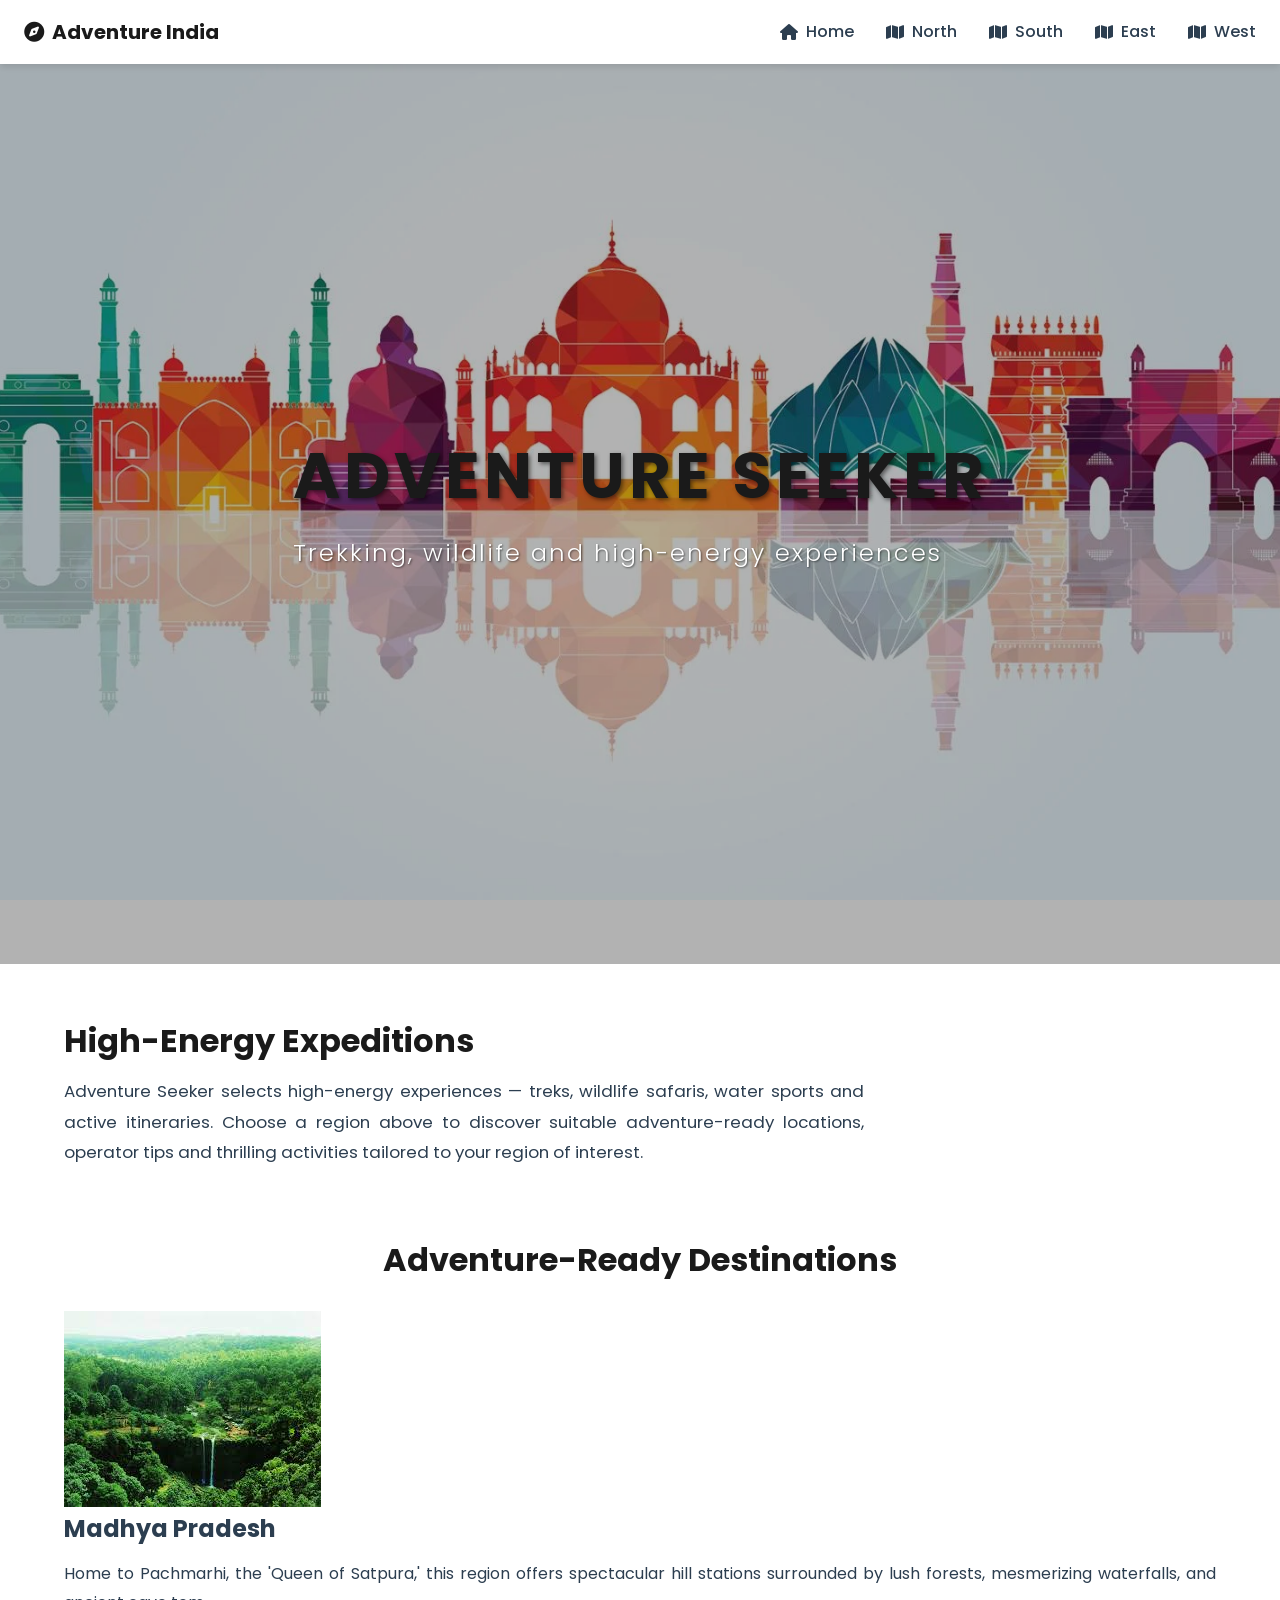
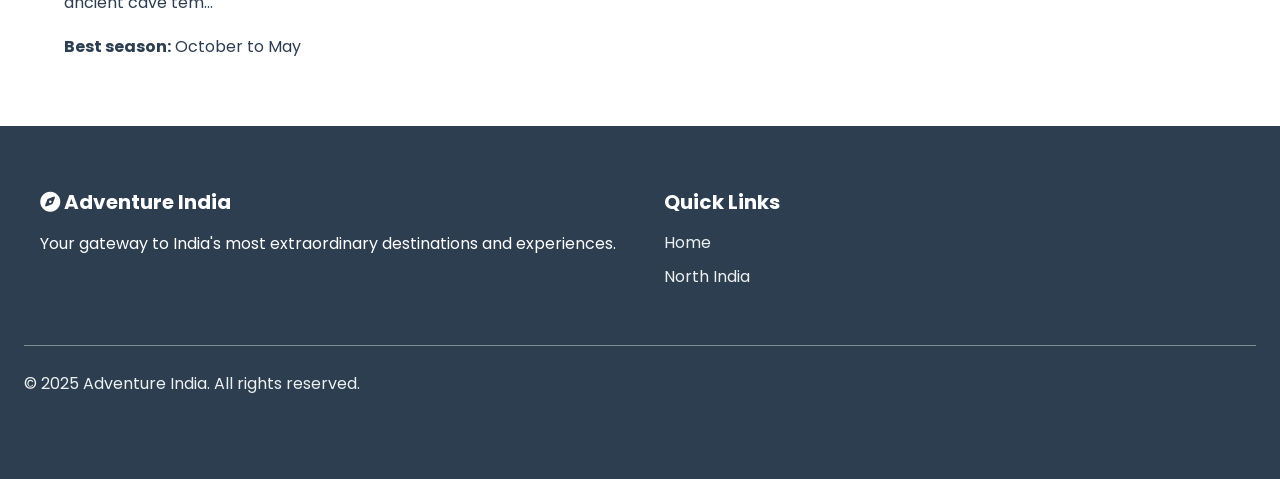
<file: pages/visit-adventure.html>
<!DOCTYPE html>
<html lang="en">
<head>
  <meta charset="utf-8">
  <meta name="viewport" content="width=device-width, initial-scale=1">
  <meta name="description" content="Adventure Seeker - Trekking and high-energy experiences across India's regions.">
  <title>Adventure Seeker — Adventure India</title>
  <link rel="stylesheet" href="https://cdnjs.cloudflare.com/ajax/libs/font-awesome/6.0.0/css/all.min.css">
  <link rel="stylesheet" href="../styles/main.css">
</head>
<body class="visit-adventure">
  <!-- ===== NAVIGATION ===== -->
  <nav>
    <div class="nav__logo">
      <a href="../index.html">
        <i class="fas fa-compass"></i> Adventure India
      </a>
    </div>
    <button class="nav__toggle">
      <i class="fas fa-bars"></i>
    </button>
    <ul class="nav__menu" id="nav-menu">
      <li class="nav__item">
        <a href="../index.html" class="nav__link">
          <i class="fas fa-home"></i> Home
        </a>
      </li>
      <li class="nav__item">
        <a href="north.html" class="nav__link">
          <i class="fas fa-map"></i> North
        </a>
      </li>
      <li class="nav__item">
        <a href="south.html" class="nav__link">
          <i class="fas fa-map"></i> South
        </a>
      </li>
      <li class="nav__item">
        <a href="east.html" class="nav__link">
          <i class="fas fa-map"></i> East
        </a>
      </li>
      <li class="nav__item">
        <a href="west.html" class="nav__link">
          <i class="fas fa-map"></i> West
        </a>
      </li>
    </ul>
  </nav>

  <!-- ===== HERO SECTION ===== -->
  <header>
    <div class="header__background">
      <div class="header__overlay"></div>
      <div class="header__content">
        <h1 class="header__title">Adventure Seeker</h1>
        <p class="header__subtitle">Trekking, wildlife and high-energy experiences</p>
      </div>
    </div>
  </header>

  <!-- ===== INTRO SECTION ===== -->
  <section class="container" style="padding: var(--spacing-2xl) var(--spacing-lg);">
    <h2>High-Energy Expeditions</h2>
    <p style="font-size:1.05rem; max-width: 800px; line-height: 1.8;">
      Adventure Seeker selects high-energy experiences — treks, wildlife safaris, water sports and active itineraries. Choose a region above to discover suitable adventure-ready locations, operator tips and thrilling activities tailored to your region of interest.
    </p>
  </section>

  <!-- ===== MAIN CONTENT ===== -->
  <main>
    <section class="container">
      <h2 class="text-center mb-3">Adventure-Ready Destinations</h2>
      <div id="visitor-content" class="visitor-grid"></div>
    </section>
  </main>

  <!-- ===== FOOTER ===== -->
  <footer>
    <div class="footer__content">
      <div class="footer__section">
        <h4><i class="fas fa-compass"></i> Adventure India</h4>
        <p>Your gateway to India's most extraordinary destinations and experiences.</p>
      </div>
      <div class="footer__section">
        <h4>Quick Links</h4>
        <a href="../index.html">Home</a>
        <a href="north.html">North India</a>
      </div>
    </div>
    <div class="footer__bottom">
      <p>&copy; 2025 Adventure India. All rights reserved.</p>
    </div>
  </footer>

  <script src="../scripts/main.js"></script>
  <script src="../scripts/visits.js"></script>
</body>
</html>
</file>
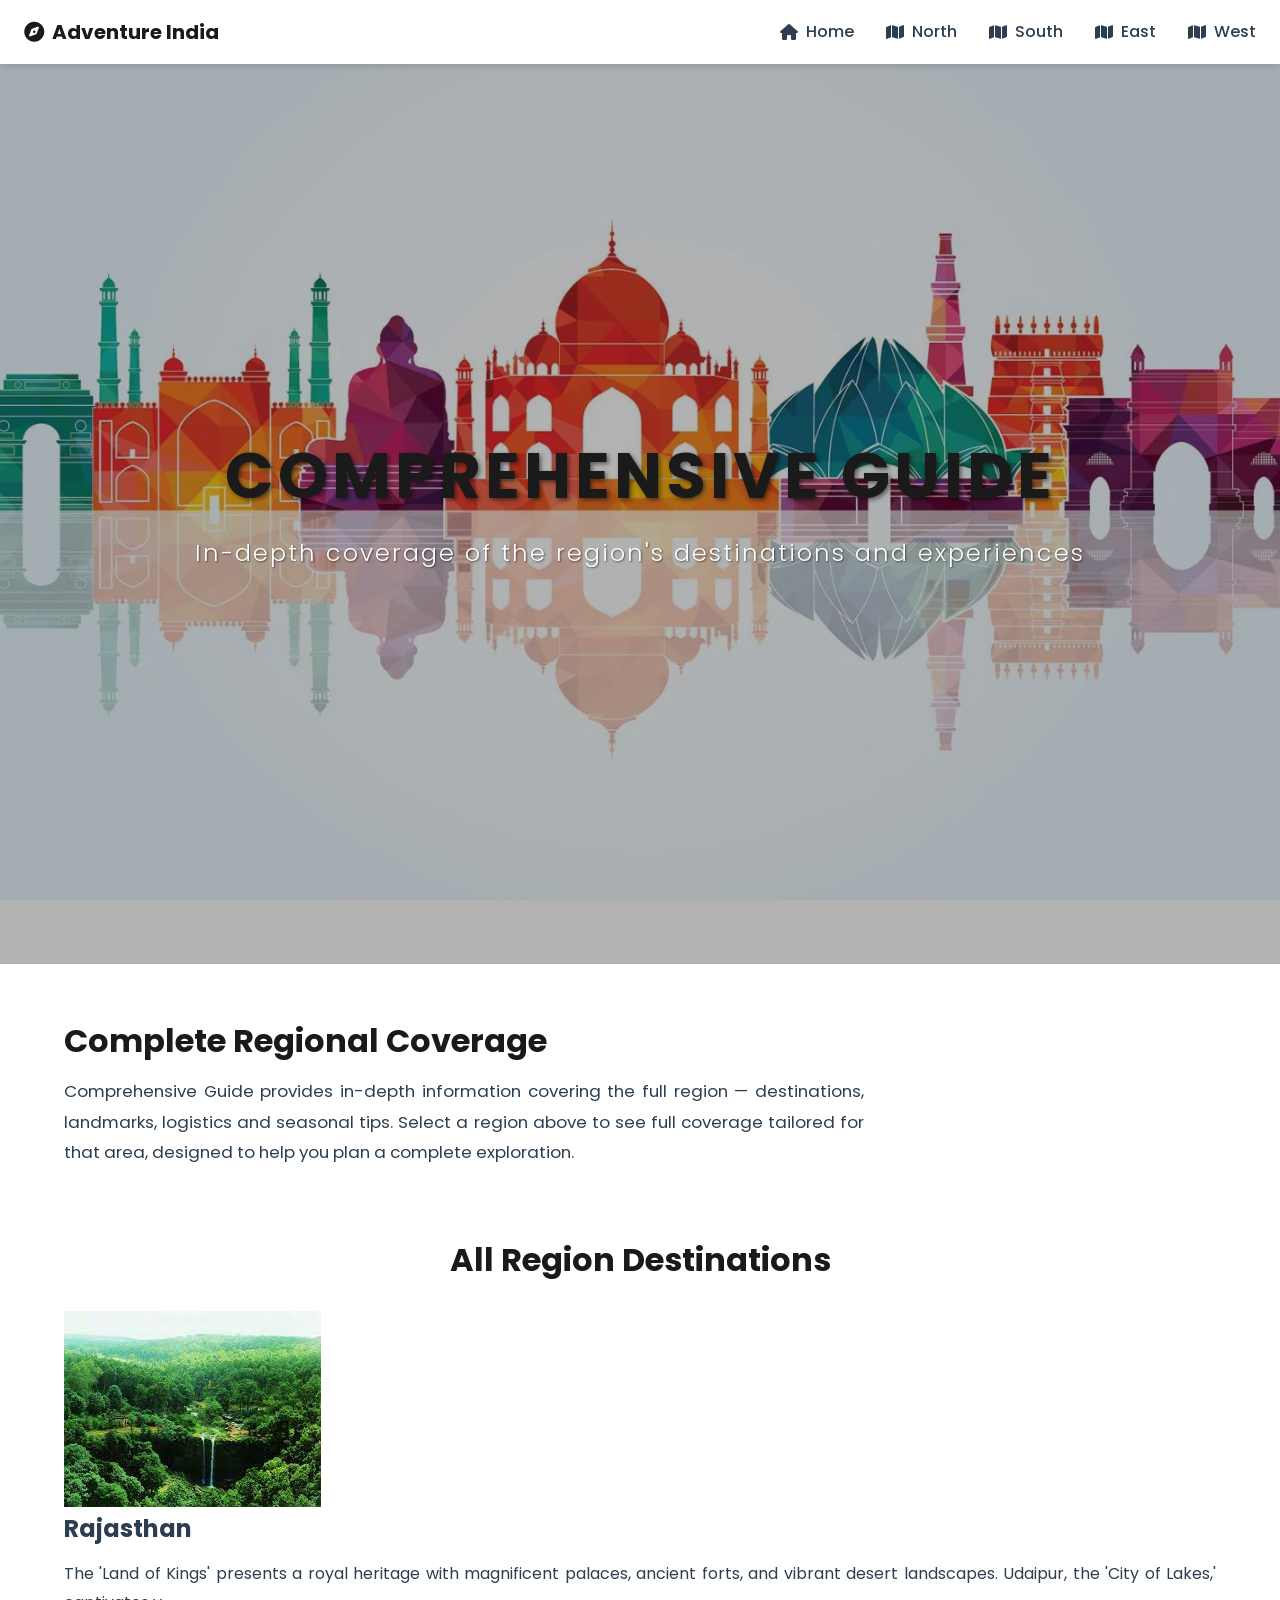
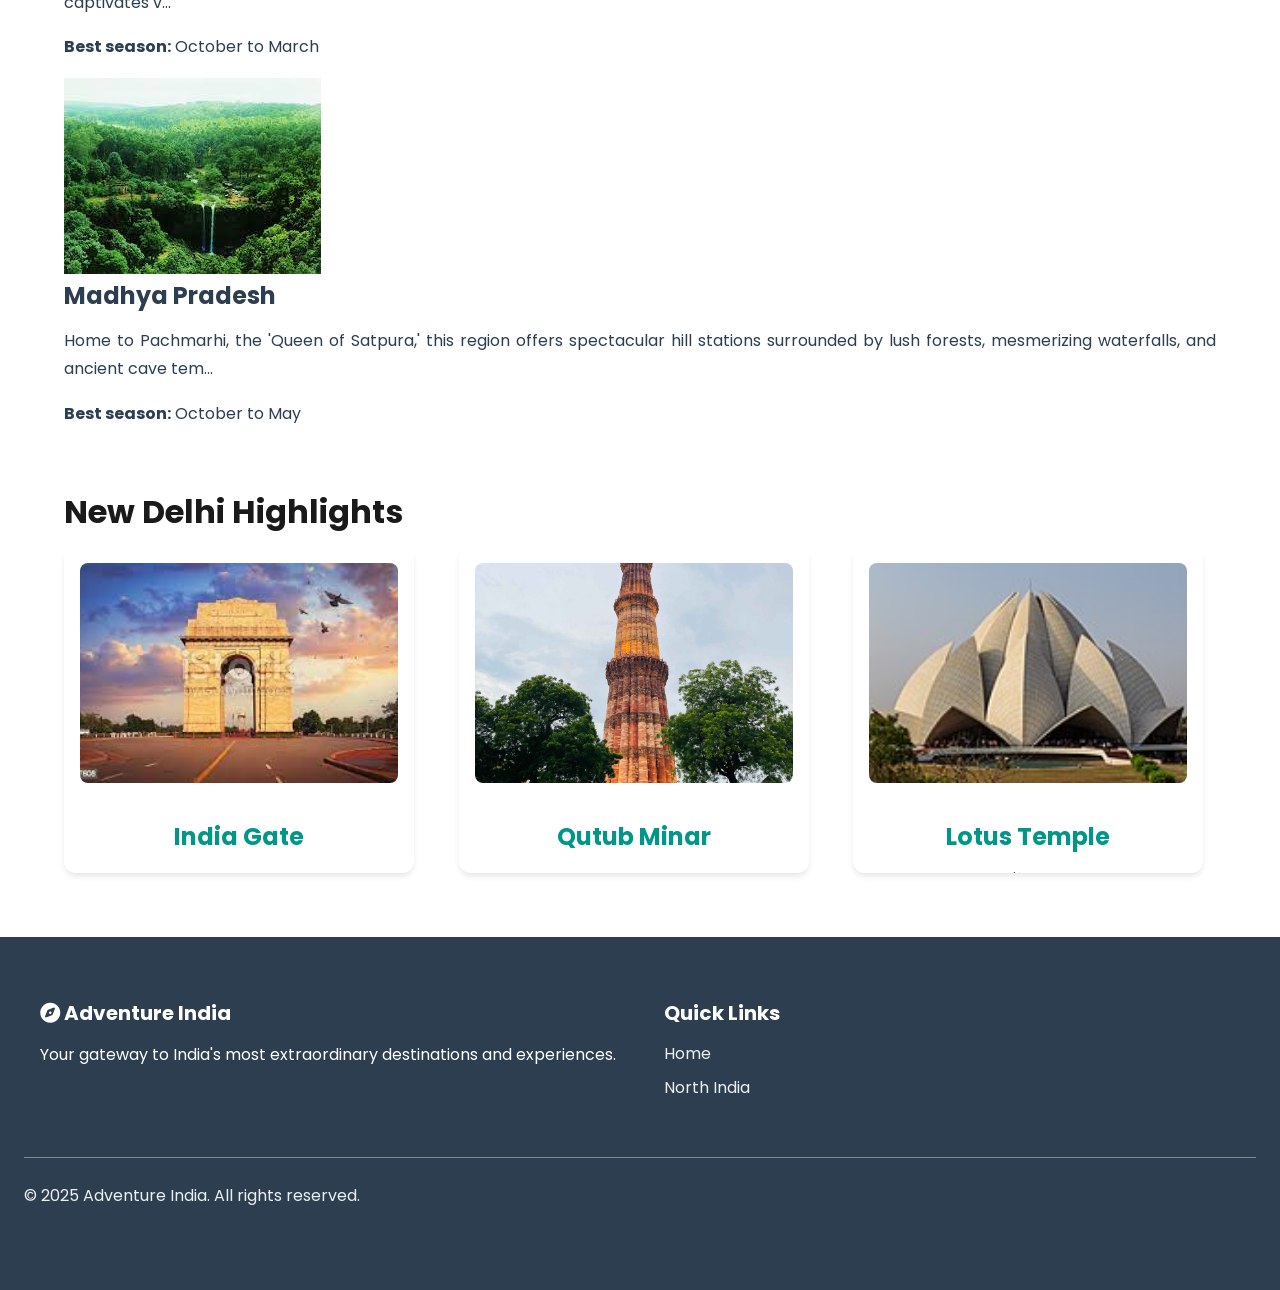
<file: pages/visit-complete.html>
<!DOCTYPE html>
<html lang="en">
<head>
  <meta charset="utf-8">
  <meta name="viewport" content="width=device-width, initial-scale=1">
  <meta name="description" content="Comprehensive Guide - In-depth coverage of India's regions.">
  <title>Comprehensive Guide — Adventure India</title>
  <link rel="stylesheet" href="https://cdnjs.cloudflare.com/ajax/libs/font-awesome/6.0.0/css/all.min.css">
  <link rel="stylesheet" href="../styles/main.css">
</head>
<body class="visit-complete">
  <!-- ===== NAVIGATION ===== -->
  <nav>
    <div class="nav__logo">
      <a href="../index.html">
        <i class="fas fa-compass"></i> Adventure India
      </a>
    </div>
    <button class="nav__toggle">
      <i class="fas fa-bars"></i>
    </button>
    <ul class="nav__menu" id="nav-menu">
      <li class="nav__item">
        <a href="../index.html" class="nav__link">
          <i class="fas fa-home"></i> Home
        </a>
      </li>
      <li class="nav__item">
        <a href="north.html" class="nav__link">
          <i class="fas fa-map"></i> North
        </a>
      </li>
      <li class="nav__item">
        <a href="south.html" class="nav__link">
          <i class="fas fa-map"></i> South
        </a>
      </li>
      <li class="nav__item">
        <a href="east.html" class="nav__link">
          <i class="fas fa-map"></i> East
        </a>
      </li>
      <li class="nav__item">
        <a href="west.html" class="nav__link">
          <i class="fas fa-map"></i> West
        </a>
      </li>
    </ul>
  </nav>

  <!-- ===== HERO SECTION ===== -->
  <header>
    <div class="header__background">
      <div class="header__overlay"></div>
      <div class="header__content">
        <h1 class="header__title">Comprehensive Guide</h1>
        <p class="header__subtitle">In-depth coverage of the region's destinations and experiences</p>
      </div>
    </div>
  </header>

  <!-- ===== INTRO SECTION ===== -->
  <section class="container" style="padding: var(--spacing-2xl) var(--spacing-lg);">
    <h2>Complete Regional Coverage</h2>
    <p style="font-size:1.05rem; max-width: 800px; line-height: 1.8;">
      Comprehensive Guide provides in-depth information covering the full region — destinations, landmarks, logistics and seasonal tips. Select a region above to see full coverage tailored for that area, designed to help you plan a complete exploration.
    </p>
  </section>

  <!-- ===== MAIN CONTENT ===== -->
  <main>
    <section class="container">
      <h2 class="text-center mb-3">All Region Destinations</h2>
      <div id="visitor-content" class="visitor-grid"></div>
    </section>
  </main>

  <!-- ===== FOOTER ===== -->
  <footer>
    <div class="footer__content">
      <div class="footer__section">
        <h4><i class="fas fa-compass"></i> Adventure India</h4>
        <p>Your gateway to India's most extraordinary destinations and experiences.</p>
      </div>
      <div class="footer__section">
        <h4>Quick Links</h4>
        <a href="../index.html">Home</a>
        <a href="north.html">North India</a>
      </div>
    </div>
    <div class="footer__bottom">
      <p>&copy; 2025 Adventure India. All rights reserved.</p>
    </div>
  </footer>

  <script src="../scripts/main.js"></script>
  <script src="../scripts/visits.js"></script>
</body>
</html>
</file>
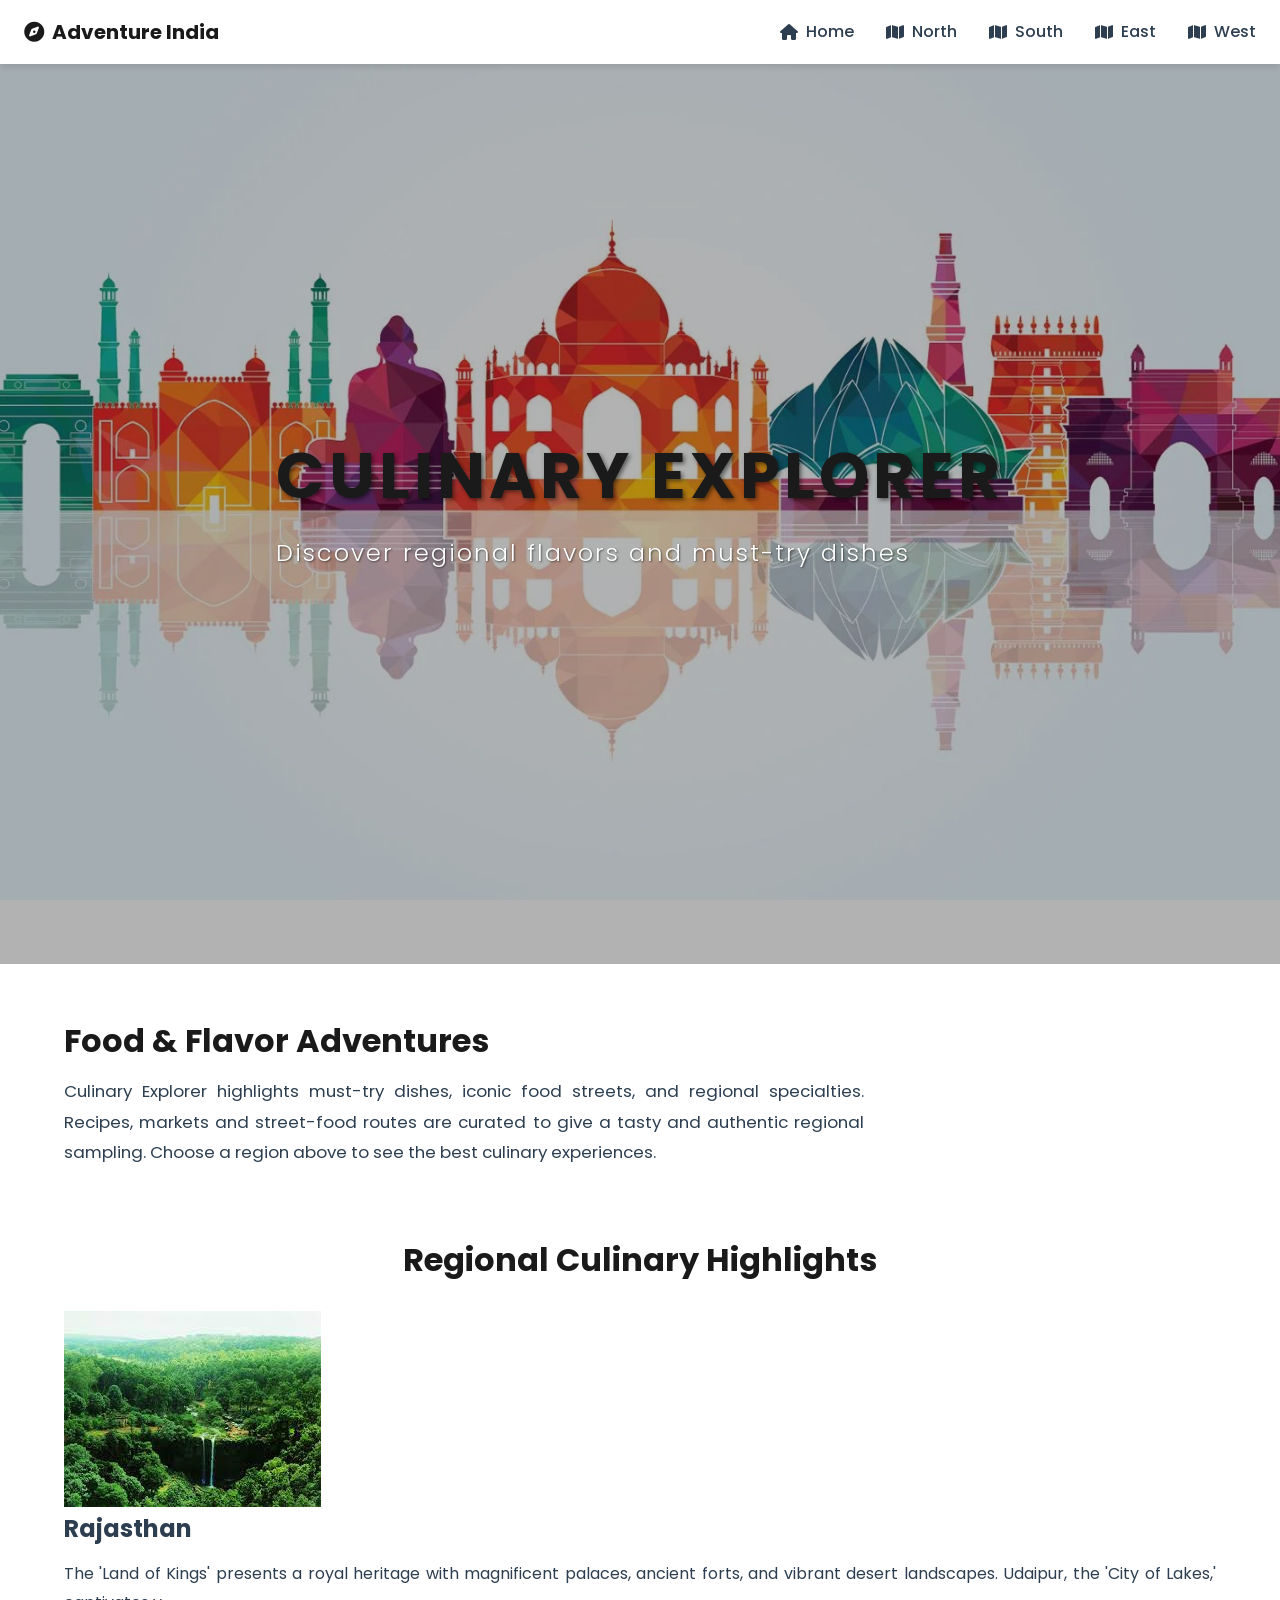
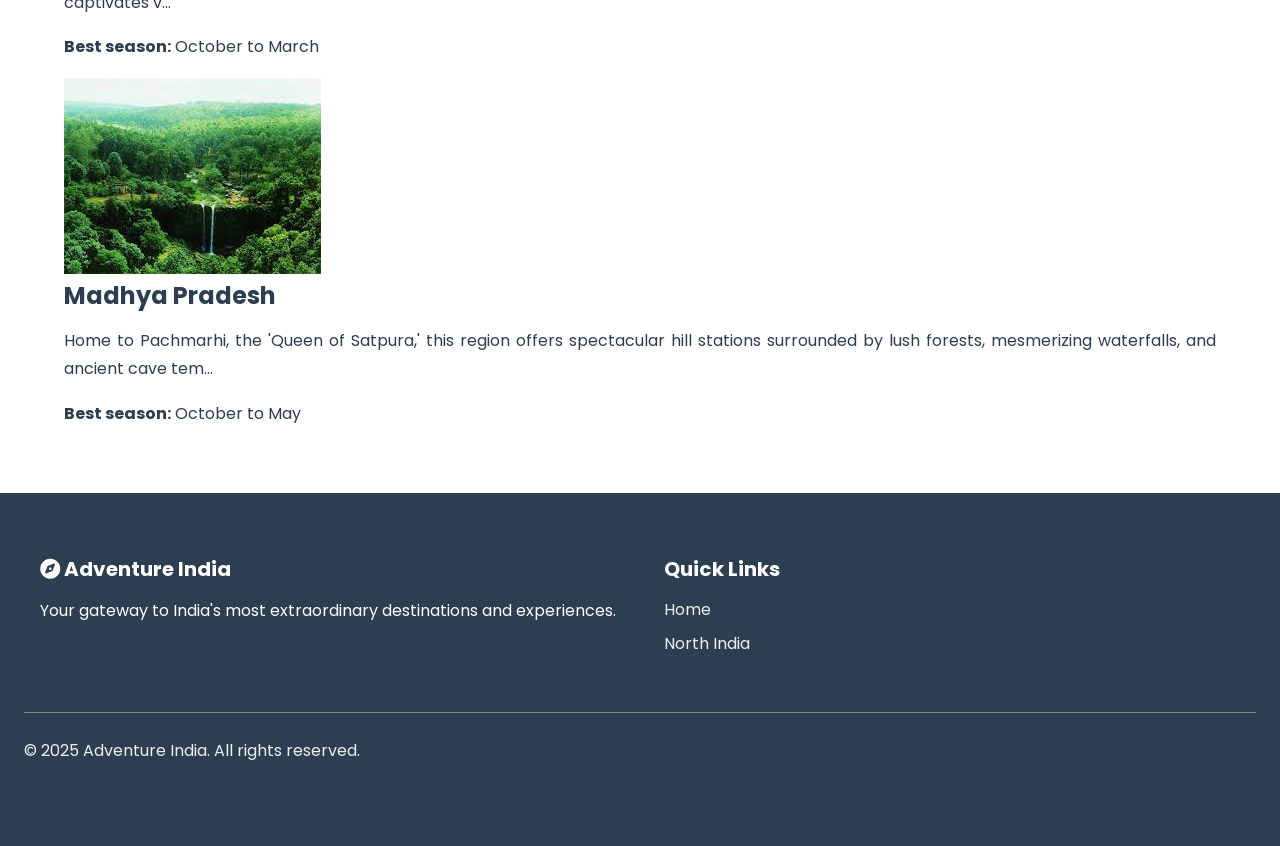
<file: pages/visit-food.html>
<!DOCTYPE html>
<html lang="en">
<head>
  <meta charset="utf-8">
  <meta name="viewport" content="width=device-width, initial-scale=1">
  <meta name="description" content="Culinary Explorer - Discover regional flavors across India's regions.">
  <title>Culinary Explorer — Adventure India</title>
  <link rel="stylesheet" href="https://cdnjs.cloudflare.com/ajax/libs/font-awesome/6.0.0/css/all.min.css">
  <link rel="stylesheet" href="../styles/main.css">
</head>
<body class="visit-food">
  <!-- ===== NAVIGATION ===== -->
  <nav>
    <div class="nav__logo">
      <a href="../index.html">
        <i class="fas fa-compass"></i> Adventure India
      </a>
    </div>
    <button class="nav__toggle">
      <i class="fas fa-bars"></i>
    </button>
    <ul class="nav__menu" id="nav-menu">
      <li class="nav__item">
        <a href="../index.html" class="nav__link">
          <i class="fas fa-home"></i> Home
        </a>
      </li>
      <li class="nav__item">
        <a href="north.html" class="nav__link">
          <i class="fas fa-map"></i> North
        </a>
      </li>
      <li class="nav__item">
        <a href="south.html" class="nav__link">
          <i class="fas fa-map"></i> South
        </a>
      </li>
      <li class="nav__item">
        <a href="east.html" class="nav__link">
          <i class="fas fa-map"></i> East
        </a>
      </li>
      <li class="nav__item">
        <a href="west.html" class="nav__link">
          <i class="fas fa-map"></i> West
        </a>
      </li>
    </ul>
  </nav>

  <!-- ===== HERO SECTION ===== -->
  <header>
    <div class="header__background">
      <div class="header__overlay"></div>
      <div class="header__content">
        <h1 class="header__title">Culinary Explorer</h1>
        <p class="header__subtitle">Discover regional flavors and must-try dishes</p>
      </div>
    </div>
  </header>

  <!-- ===== INTRO SECTION ===== -->
  <section class="container" style="padding: var(--spacing-2xl) var(--spacing-lg);">
    <h2>Food & Flavor Adventures</h2>
    <p style="font-size:1.05rem; max-width: 800px; line-height: 1.8;">
      Culinary Explorer highlights must-try dishes, iconic food streets, and regional specialties. Recipes, markets and street-food routes are curated to give a tasty and authentic regional sampling. Choose a region above to see the best culinary experiences.
    </p>
  </section>

  <!-- ===== MAIN CONTENT ===== -->
  <main>
    <section class="container">
      <h2 class="text-center mb-3">Regional Culinary Highlights</h2>
      <div id="visitor-content" class="visitor-grid"></div>
    </section>
  </main>

  <!-- ===== FOOTER ===== -->
  <footer>
    <div class="footer__content">
      <div class="footer__section">
        <h4><i class="fas fa-compass"></i> Adventure India</h4>
        <p>Your gateway to India's most extraordinary destinations and experiences.</p>
      </div>
      <div class="footer__section">
        <h4>Quick Links</h4>
        <a href="../index.html">Home</a>
        <a href="north.html">North India</a>
      </div>
    </div>
    <div class="footer__bottom">
      <p>&copy; 2025 Adventure India. All rights reserved.</p>
    </div>
  </footer>

  <script src="../scripts/main.js"></script>
  <script src="../scripts/visits.js"></script>
</body>
</html>
</file>
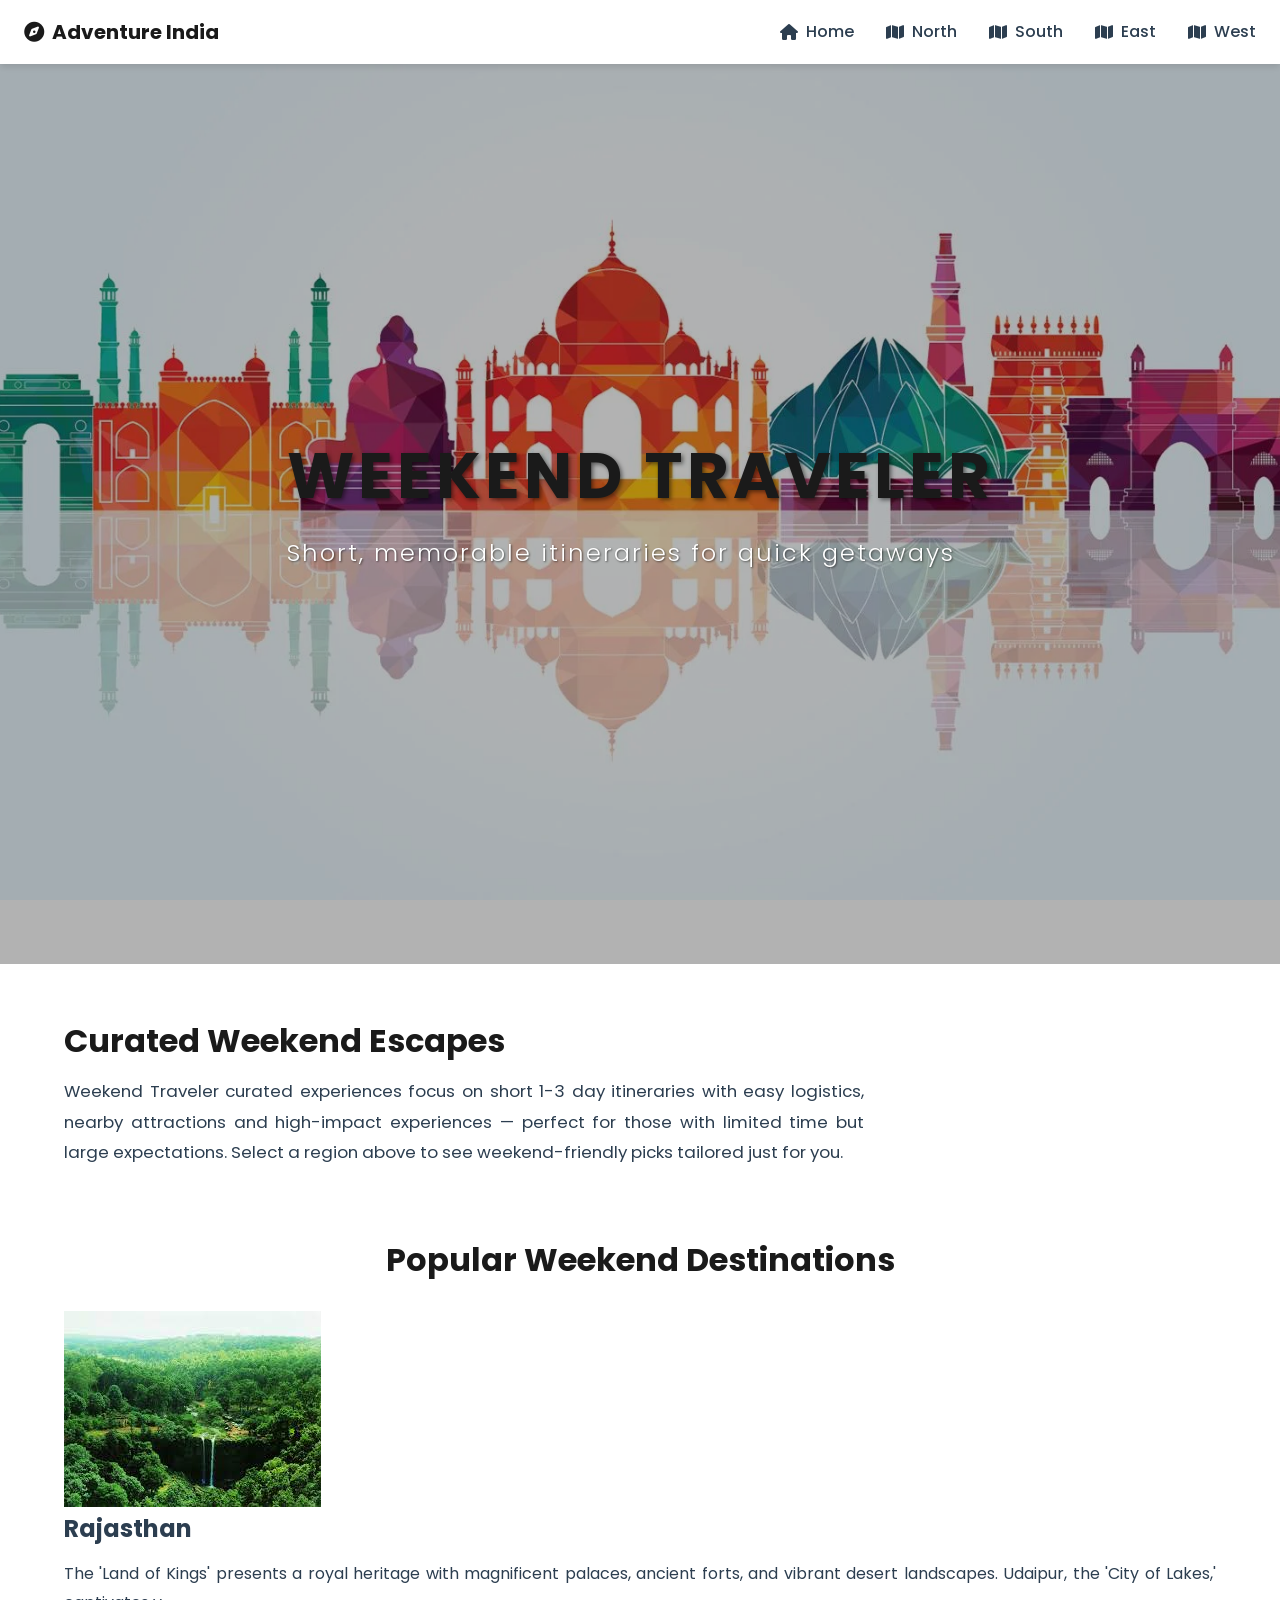
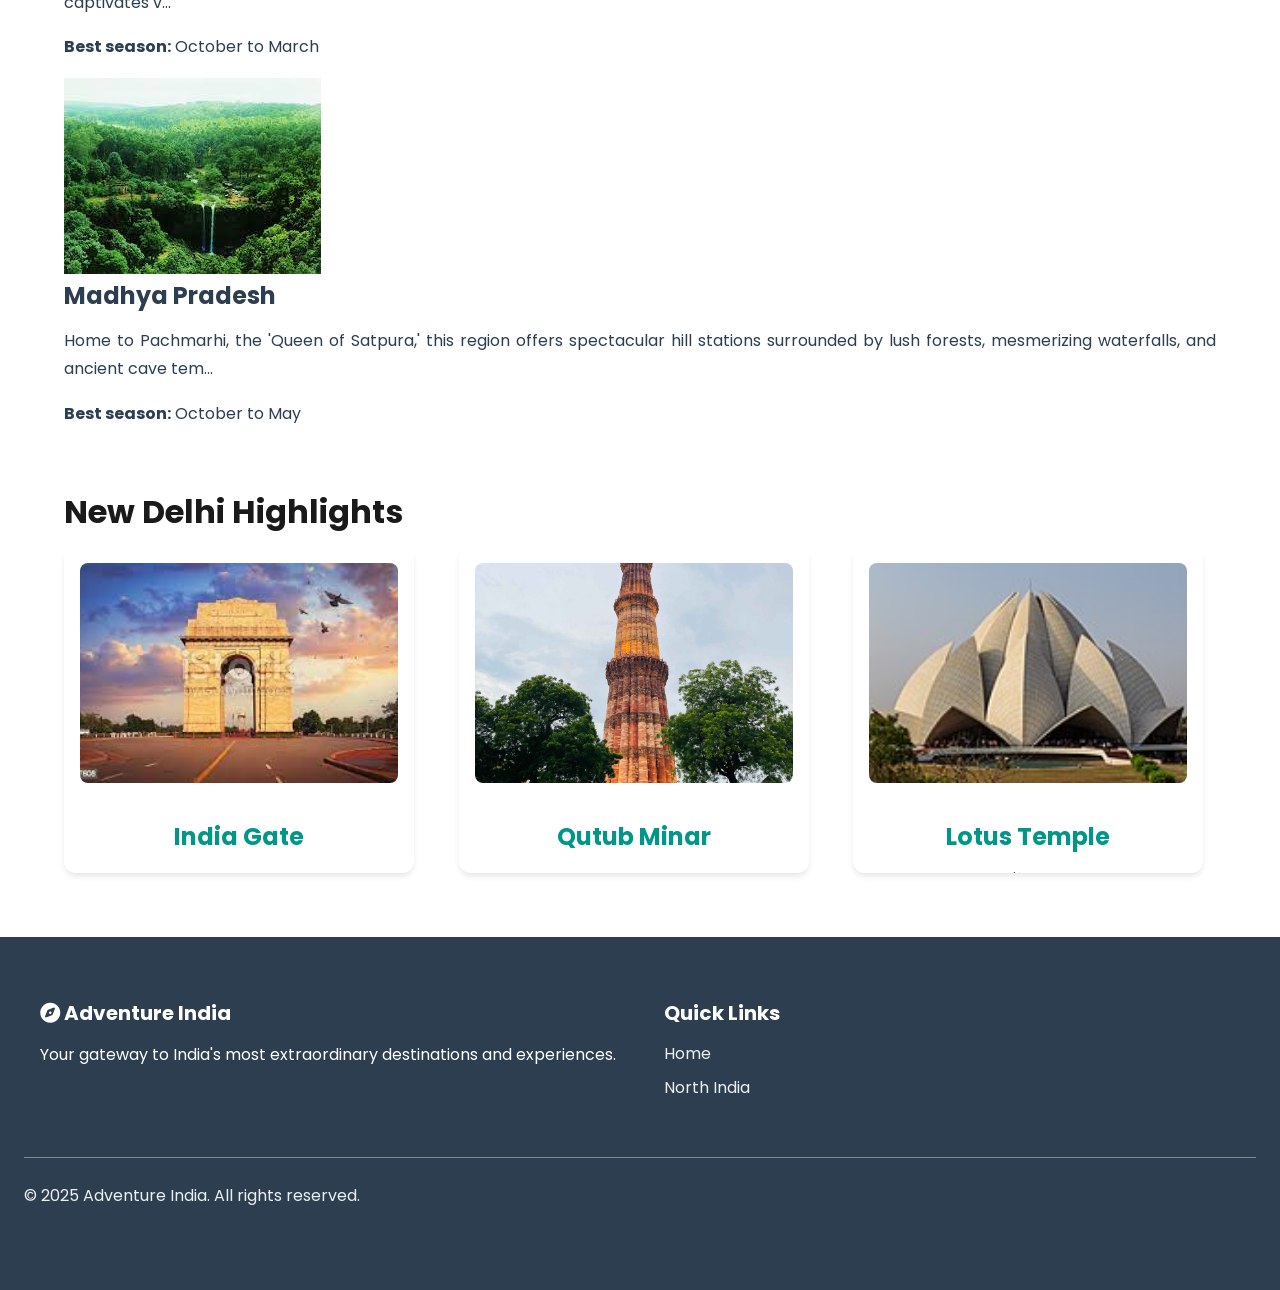
<file: pages/visit-weekend.html>
<!DOCTYPE html>
<html lang="en">
<head>
  <meta charset="utf-8">
  <meta name="viewport" content="width=device-width, initial-scale=1">
  <meta name="description" content="Weekend Traveler - Short itineraries for quick getaways across India's regions.">
  <title>Weekend Traveler — Adventure India</title>
  <link rel="stylesheet" href="https://cdnjs.cloudflare.com/ajax/libs/font-awesome/6.0.0/css/all.min.css">
  <link rel="stylesheet" href="../styles/main.css">
</head>
<body class="visit-weekend">
  <!-- ===== NAVIGATION ===== -->
  <nav>
    <div class="nav__logo">
      <a href="../index.html">
        <i class="fas fa-compass"></i> Adventure India
      </a>
    </div>
    <button class="nav__toggle">
      <i class="fas fa-bars"></i>
    </button>
    <ul class="nav__menu" id="nav-menu">
      <li class="nav__item">
        <a href="../index.html" class="nav__link">
          <i class="fas fa-home"></i> Home
        </a>
      </li>
      <li class="nav__item">
        <a href="north.html" class="nav__link">
          <i class="fas fa-map"></i> North
        </a>
      </li>
      <li class="nav__item">
        <a href="south.html" class="nav__link">
          <i class="fas fa-map"></i> South
        </a>
      </li>
      <li class="nav__item">
        <a href="east.html" class="nav__link">
          <i class="fas fa-map"></i> East
        </a>
      </li>
      <li class="nav__item">
        <a href="west.html" class="nav__link">
          <i class="fas fa-map"></i> West
        </a>
      </li>
    </ul>
  </nav>

  <!-- ===== HERO SECTION ===== -->
  <header>
    <div class="header__background">
      <div class="header__overlay"></div>
      <div class="header__content">
        <h1 class="header__title">Weekend Traveler</h1>
        <p class="header__subtitle">Short, memorable itineraries for quick getaways</p>
      </div>
    </div>
  </header>

  <!-- ===== INTRO SECTION ===== -->
  <section class="container" style="padding: var(--spacing-2xl) var(--spacing-lg);">
    <h2>Curated Weekend Escapes</h2>
    <p style="font-size:1.05rem; max-width: 800px; line-height: 1.8;">
      Weekend Traveler curated experiences focus on short 1-3 day itineraries with easy logistics, nearby attractions and high-impact experiences — perfect for those with limited time but large expectations. Select a region above to see weekend-friendly picks tailored just for you.
    </p>
  </section>

  <!-- ===== MAIN CONTENT ===== -->
  <main>
    <section class="container">
      <h2 class="text-center mb-3">Popular Weekend Destinations</h2>
      <div id="visitor-content" class="visitor-grid">
        <!-- Dynamic content will load here based on ?region= -->
      </div>
    </section>
  </main>

  <!-- ===== FOOTER ===== -->
  <footer>
    <div class="footer__content">
      <div class="footer__section">
        <h4><i class="fas fa-compass"></i> Adventure India</h4>
        <p>Your gateway to India's most extraordinary destinations and experiences.</p>
      </div>
      <div class="footer__section">
        <h4>Quick Links</h4>
        <a href="../index.html">Home</a>
        <a href="north.html">North India</a>
      </div>
    </div>
    <div class="footer__bottom">
      <p>&copy; 2025 Adventure India. All rights reserved.</p>
    </div>
  </footer>

  <script src="../scripts/main.js"></script>
  <script src="../scripts/visits.js"></script>
</body>
</html>
</file>
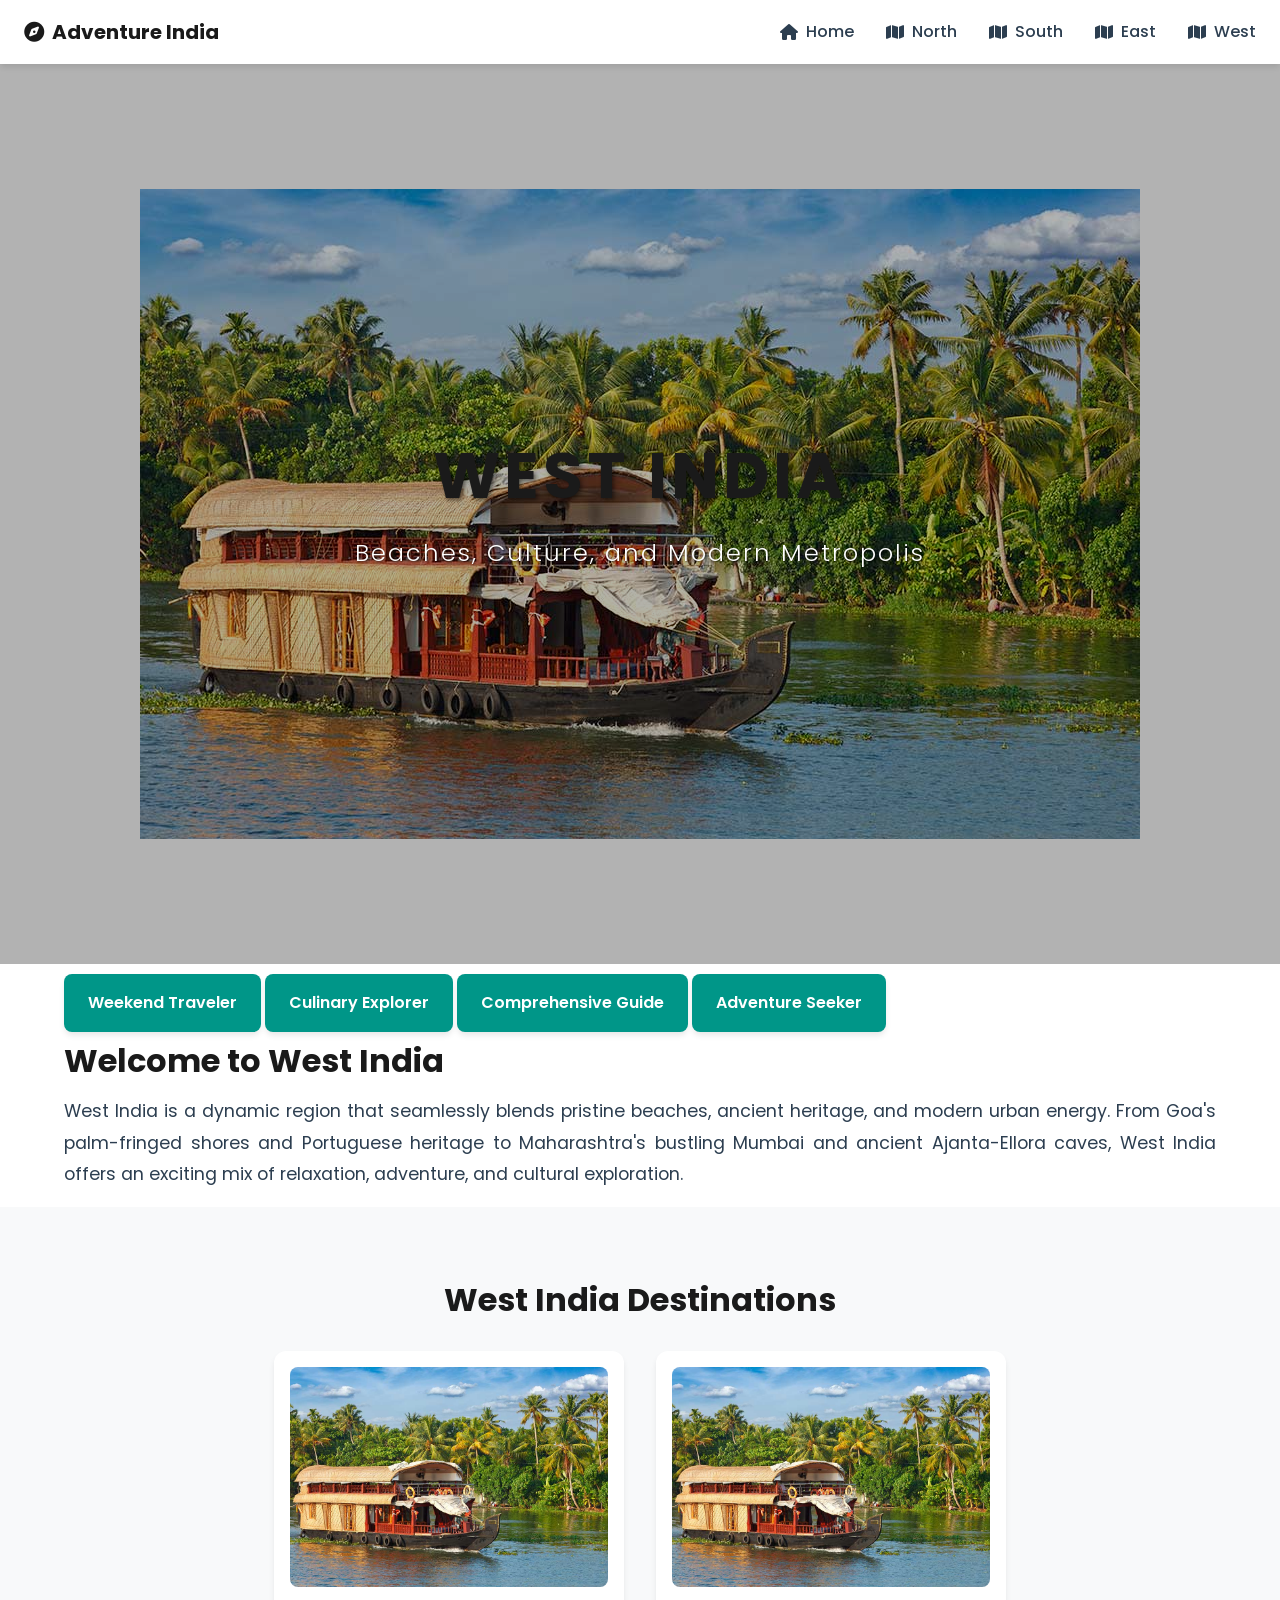
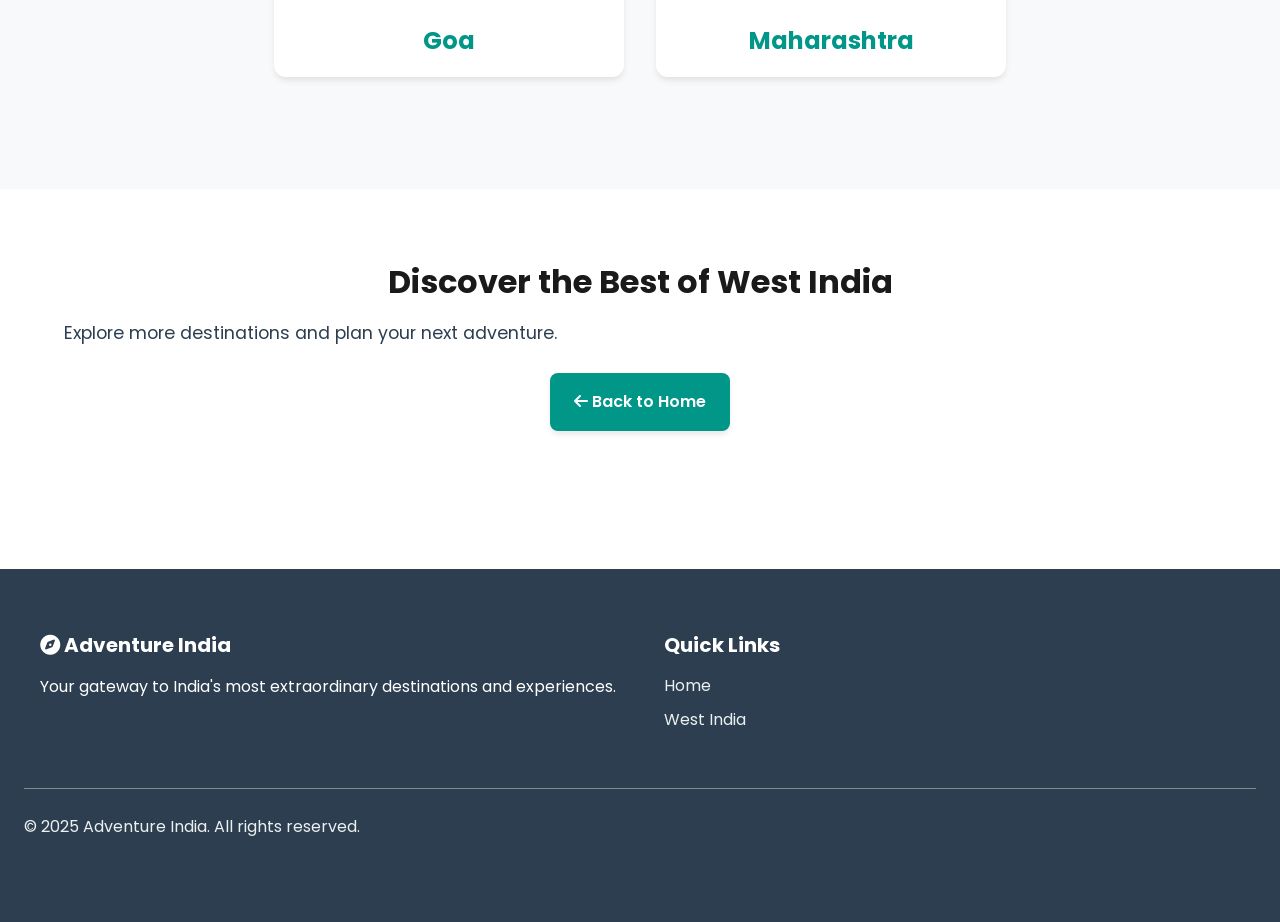
<file: pages/west.html>
<!DOCTYPE html>
<html lang="en">

<head>
    <meta charset="UTF-8">
    <meta name="viewport" content="width=device-width, initial-scale=1.0">
    <meta name="description" content="Explore West India's destinations including Goa and Maharashtra.">
    <meta name="keywords" content="West India, Goa, Maharashtra, tourism, destinations">
    <title>West India - Adventure India</title>

    <link rel="stylesheet" href="https://cdnjs.cloudflare.com/ajax/libs/font-awesome/6.0.0/css/all.min.css">
    <link rel="stylesheet" href="../styles/main.css">
</head>

<body>
    <!-- ===== NAVIGATION ===== -->
    <nav>
        <div class="nav__logo">
            <a href="../index.html">
                <i class="fas fa-compass"></i> Adventure India
            </a>
        </div>
        <button class="nav__toggle">
            <i class="fas fa-bars"></i>
        </button>
        <ul class="nav__menu" id="nav-menu">
            <li class="nav__item">
                <a href="../index.html" class="nav__link">
                    <i class="fas fa-home"></i> Home
                </a>
            </li>
            <li class="nav__item">
                <a href="north.html" class="nav__link">
                    <i class="fas fa-map"></i> North
                </a>
            </li>
            <li class="nav__item">
                <a href="south.html" class="nav__link">
                    <i class="fas fa-map"></i> South
                </a>
            </li>
            <li class="nav__item">
                <a href="east.html" class="nav__link">
                    <i class="fas fa-map"></i> East
                </a>
            </li>
            <li class="nav__item">
                <a href="west.html" class="nav__link">
                    <i class="fas fa-map"></i> West
                </a>
                </div>
            </li>
    </nav>

    <!-- ===== HERO SECTION ===== -->
    <header>
        <div class="header__background" style="background: url('../assets/images/destinations/kerala.jpg') no-repeat center;">
            <div class="header__overlay"></div>
            <div class="header__content">
                <h1 class="header__title">West India</h1>
                <p class="header__subtitle">Beaches, Culture, and Modern Metropolis</p>
            </div>

    </header>


    <!-- Visitor options moved below hero to avoid overlap -->
    <div class="container">
        <div class="visitor-options">
            <a class="btn btn-primary" href="visit-weekend.html?region=west">Weekend Traveler</a>
            <a class="btn btn-primary" href="visit-food.html?region=west">Culinary Explorer</a>
            <a class="btn btn-primary" href="visit-complete.html?region=west">Comprehensive Guide</a>
            <a class="btn btn-primary" href="visit-adventure.html?region=west">Adventure Seeker</a>
        </div>
    </div>
    <!-- ===== MAIN CONTENT ===== -->
    <main>
        <!-- ===== INTRODUCTION SECTION ===== -->
        <section class="container">
            <h2>Welcome to West India</h2>
            <p style="font-size: 1.1rem;">
                West India is a dynamic region that seamlessly blends pristine beaches, ancient heritage, and modern urban energy. From Goa's palm-fringed shores and Portuguese heritage to Maharashtra's bustling Mumbai and ancient Ajanta-Ellora caves, West India offers an exciting mix of relaxation, adventure, and cultural exploration.
            </p>
        </section>

        <!-- ===== DESTINATIONS SECTION ===== -->
        <section style="background-color: #f8f9fa;">
            <div class="container">
                <h2 class="text-center mb-3">West India Destinations</h2>
                <div id="west-destinations-container" class="cards-grid" style="display: flex; flex-wrap: wrap; justify-content: center; gap: 2rem;">
                    <!-- Destinations will be loaded dynamically -->
                </div>
            </div>
        </section>

        <!-- ===== CTA SECTION ===== -->
        <section>
            <div class="container text-center">
                <h2>Discover the Best of West India</h2>
                <p style="font-size: 1.1rem; margin-bottom: var(--spacing-lg);">
                    Explore more destinations and plan your next adventure.
                </p>
                <a href="../index.html" class="btn btn-primary">
                    <i class="fas fa-arrow-left"></i> Back to Home
                </a>
            </div>
        </section>
    </main>

    <!-- ===== FOOTER ===== -->
    <footer>
        <div class="footer__content">
            <div class="footer__section">
                <h4><i class="fas fa-compass"></i> Adventure India</h4>
                <p>Your gateway to India's most extraordinary destinations and experiences.</p>
            </div>
            <div class="footer__section">
                <h4>Quick Links</h4>
                <a href="../index.html">Home</a>
                <a href="west.html">West India</a>
            </div>
        </div>
        <div class="footer__bottom">
            <p>&copy; 2025 Adventure India. All rights reserved.</p>
        </div>
    </footer>

    <!-- Scripts -->
    <script src="../scripts/main.js"></script>
    <script>
        document.addEventListener('DOMContentLoaded', async () => {
            const destinationsData = await loadJSON('../data/destinations.json');
            if (destinationsData && destinationsData.destinations) {
                const westDestinations = destinationsData.destinations.filter(d => d.region === 'West');
                const container = document.getElementById('west-destinations-container');
                
                container.innerHTML = westDestinations.map(dest => {
                    const imagePath = dest.image.startsWith('../') || dest.image.startsWith('/') ? dest.image : '../' + dest.image;
                    return `
                    <div class="destination-card">
                        <div class="destination-card__image-box">
                            <img src="${imagePath}" alt="${dest.name}" class="destination-card__image">
                        </div>
                        <div class="destination-card__content">
                            <h3 class="destination-card__title">${dest.name}</h3>
                            <p class="destination-card__description">${dest.description.substring(0, 150)}...</p>
                            <a href="#" class="destination-card__link" onclick="openNewTabUrl('${dest.airport.url}')">
                                <i class="fas fa-map-marker-alt"></i> ${dest.airport.name}
                            </a>
                        </div>
                    </div>
                    `;
                }).join('');
            }
        });
    </script>
</body>

</html>
</file>
<file: styles/main.css>
/* ================================================================
   ADVENTURE INDIA - PROFESSIONAL STYLESHEET
   ================================================================
   Organization: Reset → Variables → Components → Layout → Utilities
   ================================================================ */

/* ---- IMPORTS ---- */
@import url("https://fonts.googleapis.com/css2?family=Poppins:wght@300;400;500;600;700;800;900&display=swap");
@import url("https://cdnjs.cloudflare.com/ajax/libs/font-awesome/6.0.0-beta3/css/all.min.css");

/* ---- CSS VARIABLES ---- */
:root {
  /* Colors */
  --color-primary: #009688;
  --color-primary-dark: #00796b;
  --color-accent: #ff6b35;
  --color-accent-secondary: #f7931e;
  --color-success: #009688;
  --color-danger: #ff5252;
  --color-warning: #ffb300;
  --color-info: #03a9f4;
  
  /* Neutral Colors */
  --color-white: #ffffff;
  --color-dark: #1a1a1a;
  --color-gray-dark: #2c3e50;
  --color-gray-medium: #7f8c8d;
  --color-gray-light: #ecf0f1;
  --color-gray-lighter: #f8f9fa;
  
  /* Typography */
  --font-family-base: "Poppins", sans-serif;
  --font-size-base: 16px;
  --font-size-small: 14px;
  --font-size-large: 18px;
  --font-weight-light: 300;
  --font-weight-normal: 400;
  --font-weight-medium: 500;
  --font-weight-semibold: 600;
  --font-weight-bold: 700;
  
  /* Spacing */
  --spacing-xs: 0.25rem;
  --spacing-sm: 0.5rem;
  --spacing-md: 1rem;
  --spacing-lg: 1.5rem;
  --spacing-xl: 2rem;
  --spacing-2xl: 3rem;
  --spacing-3xl: 4rem;
  
  /* Border Radius */
  --border-radius-sm: 4px;
  --border-radius-md: 8px;
  --border-radius-lg: 12px;
  --border-radius-full: 50%;
  
  /* Shadows */
  --shadow-sm: 0 1px 2px 0 rgba(0, 0, 0, 0.05);
  --shadow-md: 0 4px 6px -1px rgba(0, 0, 0, 0.1);
  --shadow-lg: 0 10px 15px -3px rgba(0, 0, 0, 0.1);
  --shadow-xl: 0 20px 25px -5px rgba(0, 0, 0, 0.1);
  
  /* Transitions */
  --transition-base: all 0.3s ease;
  --transition-fast: all 0.15s ease;
  
  /* Responsive Breakpoints */
  --breakpoint-sm: 576px;
  --breakpoint-md: 768px;
  --breakpoint-lg: 992px;
  --breakpoint-xl: 1200px;
}

/* ---- RESET & BASE ---- */
* {
  margin: 0;
  padding: 0;
  box-sizing: border-box;
}

html {
  font-size: var(--font-size-base);
  scroll-behavior: smooth;
}

body {
  font-family: var(--font-family-base);
  font-weight: var(--font-weight-normal);
  line-height: 1.6;
  color: var(--color-gray-dark);
  background-color: var(--color-white);
}

/* ---- TYPOGRAPHY ---- */
h1, h2, h3, h4, h5, h6 {
  font-weight: var(--font-weight-bold);
  line-height: 1.2;
  margin-bottom: var(--spacing-md);
}

h1 {
  font-size: 2.5rem;
  color: var(--color-dark);
}

h2 {
  font-size: 2rem;
  color: var(--color-dark);
}

h3 {
  font-size: 1.5rem;
  color: var(--color-gray-dark);
}

h4 {
  font-size: 1.25rem;
  color: var(--color-gray-dark);
}

p {
  margin-bottom: var(--spacing-md);
  line-height: 1.8;
  text-align: justify;
}

a {
  color: var(--color-primary);
  text-decoration: none;
  transition: var(--transition-base);
}

a:hover {
  color: var(--color-primary-dark);
  text-decoration: underline;
}

/* ---- BUTTONS ---- */
.btn {
  display: inline-block;
  padding: var(--spacing-md) var(--spacing-lg);
  font-size: var(--font-size-base);
  font-weight: var(--font-weight-semibold);
  text-align: center;
  text-decoration: none;
  border: none;
  border-radius: var(--border-radius-md);
  cursor: pointer;
  transition: var(--transition-base);
  user-select: none;
}

.btn-primary {
  background-color: var(--color-primary);
  color: var(--color-white);
  box-shadow: var(--shadow-md);
}

.btn-primary:hover {
  background-color: var(--color-primary-dark);
  color: var(--color-white);
  box-shadow: var(--shadow-lg);
  transform: translateY(-2px);
}

.btn-secondary {
  background-color: var(--color-accent);
  color: var(--color-white);
  box-shadow: var(--shadow-md);
}

.btn-secondary:hover {
  background-color: var(--color-accent-secondary);
  box-shadow: var(--shadow-lg);
  transform: translateY(-2px);
}

.btn-outline {
  background-color: transparent;
  color: var(--color-primary);
  border: 2px solid var(--color-primary);
}

.btn-outline:hover {
  background-color: var(--color-primary);
  color: var(--color-white);
}

/* ---- HEADER ---- */
header {
  position: relative;
  width: 100%;
}

.header__background {
  background: url(../assets/images/hero/header-background.webp) no-repeat center;
  height: 100vh;
  background-size: cover;
  background-attachment: fixed;
  display: flex;
  align-items: center;
  justify-content: center;
  position: relative;
}

.header__overlay {
  position: absolute;
  top: 0;
  left: 0;
  right: 0;
  bottom: 0;
  background: rgba(0, 0, 0, 0.3);
  z-index: 1;
}

.header__content {
  position: relative;
  z-index: 2;
  text-align: center;
  color: var(--color-white);
}

.header__title {
  font-size: 4rem;
  font-weight: var(--font-weight-bold);
  letter-spacing: 4px;
  text-shadow: 2px 2px 4px rgba(0, 0, 0, 0.5);
  margin-bottom: var(--spacing-md);
  text-transform: uppercase;
}

.header__subtitle {
  font-size: 1.5rem;
  font-weight: var(--font-weight-light);
  letter-spacing: 2px;
  text-shadow: 1px 1px 2px rgba(0, 0, 0, 0.5);
}

/* ---- NAVIGATION ---- */
nav {
  position: sticky;
  top: 0;
  z-index: 1000;
  background-color: var(--color-white);
  box-shadow: var(--shadow-md);
  padding: var(--spacing-md) var(--spacing-lg);
  display: flex;
  justify-content: space-between;
  align-items: center;
}

.nav__logo a {
  display: flex;
  align-items: center;
  gap: var(--spacing-sm);
  color: var(--color-dark);
  font-weight: var(--font-weight-bold);
  font-size: 1.25rem;
  text-decoration: none;
}

.nav__logo a:hover {
  color: var(--color-primary);
}

.nav__menu {
  display: flex;
  list-style: none;
  gap: var(--spacing-xl);
  align-items: center;
}

.nav__item {
  position: relative;
}

.nav__link {
  display: flex;
  align-items: center;
  gap: var(--spacing-sm);
  color: var(--color-gray-dark);
  font-weight: var(--font-weight-medium);
  transition: var(--transition-base);
}

.nav__link:hover {
  color: var(--color-primary);
}

/* Dropdown Styles */
.nav__dropdown {
  position: relative;
  padding: var(--spacing-sm) 0;
}

.nav__dropdown-toggle::after {
  content: "";
  display: inline-block;
  margin-left: var(--spacing-xs);
  border-left: 4px solid transparent;
  border-right: 4px solid transparent;
  border-top: 6px solid currentColor;
  transition: transform 0.3s ease;
}

.nav__dropdown.active .nav__dropdown-toggle::after {
  transform: rotate(180deg);
}

.nav__dropdown-menu {
  display: none;
  position: absolute;
  top: 100%;
  left: 0;
  background-color: var(--color-white);
  min-width: 220px;
  border-radius: var(--border-radius-md);
  box-shadow: var(--shadow-lg);
  z-index: 1001;
  margin-top: 0;
  overflow: hidden;
  opacity: 0;
  visibility: hidden;
  transform: translateY(-10px);
  transition: all 0.3s ease;
}

.nav__dropdown:hover .nav__dropdown-menu,
.nav__dropdown.active .nav__dropdown-menu {
  display: block;
  opacity: 1;
  visibility: visible;
  transform: translateY(0);
}

.nav__dropdown-item {
  display: block;
  padding: var(--spacing-md) var(--spacing-lg);
  color: var(--color-gray-dark);
  text-decoration: none;
  transition: var(--transition-base);
  border-left: 3px solid transparent;
}

.nav__dropdown-item:hover {
  background-color: var(--color-gray-lighter);
  border-left-color: var(--color-primary);
  color: var(--color-primary);
}

/* Mobile Menu Toggle */
.nav__toggle {
  display: none;
  background: none;
  border: none;
  font-size: 1.5rem;
  cursor: pointer;
  color: var(--color-dark);
}

@media (max-width: 768px) {
  nav {
    padding: var(--spacing-md);
  }

  .nav__menu {
    display: none;
    position: absolute;
    top: 100%;
    left: 0;
    right: 0;
    flex-direction: column;
    gap: 0;
    background-color: var(--color-white);
    width: 100%;
    box-shadow: var(--shadow-lg);
    padding: var(--spacing-md) 0;
  }

  .nav__menu.active {
    display: flex;
  }

  .nav__item {
    width: 100%;
  }

  .nav__link {
    padding: var(--spacing-md) var(--spacing-lg);
    border-bottom: 1px solid var(--color-gray-light);
  }

  .nav__toggle {
    display: block;
  }

  .nav__dropdown-menu {
    position: static;
    display: none;
    box-shadow: none;
    background-color: var(--color-gray-lighter);
    margin-top: 0;
  }

  .nav__dropdown.active .nav__dropdown-menu {
    display: block;
  }
}

/* ---- SECTIONS & CONTAINERS ---- */
section {
  padding: var(--spacing-3xl) var(--spacing-lg);
}

.container {
  max-width: 1200px;
  margin: 10px auto;
  padding: 0 var(--spacing-lg);
}

/* ---- CARDS ---- */
.card {
  background: var(--color-white);
  border-radius: var(--border-radius-lg);
  box-shadow: var(--shadow-md);
  overflow: hidden;
  transition: var(--transition-base);
}

.card:hover {
  box-shadow: var(--shadow-xl);
  transform: translateY(-4px);
}

.card__image {
  width: 100%;
  height: 250px;
  object-fit: cover;
}

.card__body {
  padding: var(--spacing-lg);
}

.card__title {
  font-size: 1.25rem;
  font-weight: var(--font-weight-bold);
  margin-bottom: var(--spacing-md);
  color: var(--color-dark);
}

.card__text {
  color: var(--color-gray-dark);
  margin-bottom: var(--spacing-md);
  line-height: 1.8;
}

.card__footer {
  padding: var(--spacing-md) var(--spacing-lg);
  background-color: var(--color-gray-lighter);
  border-top: 1px solid #e0e0e0;
}

/* Card Grid Layout */
.cards-grid {
  display: grid;
  grid-template-columns: repeat(auto-fit, minmax(300px, 1fr));
  gap: var(--spacing-xl);
  margin-bottom: var(--spacing-2xl);
}

/* ---- DESTINATION CARDS (HOVER EFFECT) ---- */
.destination-card {
  position: relative;
  display: flex;
  flex-direction: column;
  width: 100%;
  max-width: 350px;
  height: 326px;
  background: var(--color-white);
  border-radius: var(--border-radius-lg);
  box-shadow: var(--shadow-md);
  overflow: hidden;
  transition: var(--transition-base);
}

.destination-card:hover {
  height: 35rem;
  box-shadow: var(--shadow-xl);
}

.destination-card__image-box {
  position: absolute;
  top: var(--spacing-md);
  left: var(--spacing-md);
  right: var(--spacing-md);
  width: calc(100% - var(--spacing-xl));
  height: 220px;
  border-radius: var(--border-radius-md);
  overflow: hidden;
  background: #333;
  transition: var(--transition-base);
}

.destination-card:hover .destination-card__image-box {
  /* Keep image box position/size stable on hover so the image doesn't
     shift or get cropped. Only add a subtle shadow for emphasis. */
  box-shadow: var(--shadow-lg);
}

.destination-card__image {
  width: 100%;
  height: 100%;
  object-fit: cover;
}

.destination-card__content {
  position: absolute;
  top: 252px;
  width: 100%;
  padding: var(--spacing-lg);
  text-align: center;
  overflow: hidden;
  transition: var(--transition-base);
}

.destination-card:hover .destination-card__content {
  /* Do not move the content up; the card height increases instead so
     additional content becomes visible without shifting the image. */
  height: auto;
  background: var(--color-white);
}

.destination-card__title {
  font-size: 1.5rem;
  font-weight: var(--font-weight-bold);
  margin-bottom: var(--spacing-md);
  color: var(--color-primary);
}

.destination-card__description {
  color: var(--color-gray-dark);
  margin-bottom: var(--spacing-lg);
  font-size: var(--font-size-small);
  line-height: 1.6;
}

.destination-card__link {
  display: inline-block;
  padding: var(--spacing-md) var(--spacing-lg);
  background-color: var(--color-primary);
  color: var(--color-white);
  text-decoration: none;
  border-radius: var(--border-radius-md);
  font-weight: var(--font-weight-semibold);
  transition: var(--transition-base);
}

.destination-card__link:hover {
  background-color: var(--color-primary-dark);
  transform: translateY(-2px);
  box-shadow: var(--shadow-md);
}

/* ---- TABLES ---- */
table {
  width: 100%;
  border-collapse: collapse;
  margin: var(--spacing-lg) 0;
  box-shadow: var(--shadow-sm);
}

th, td {
  padding: var(--spacing-md);
  text-align: left;
  border-bottom: 1px solid var(--color-gray-light);
}

th {
  background-color: var(--color-primary);
  color: var(--color-white);
  font-weight: var(--font-weight-bold);
}

tr:hover {
  background-color: var(--color-gray-lighter);
}

/* ---- HERO SECTION ---- */
.hero {
  display: grid;
  grid-template-columns: 1fr 1fr;
  gap: var(--spacing-3xl);
  align-items: center;
  padding: var(--spacing-3xl) 0;
}

.hero__image {
  max-width: 100%;
  height: auto;
  border-radius: var(--border-radius-lg);
  box-shadow: var(--shadow-lg);
}

.hero__content h1 {
  margin-bottom: var(--spacing-lg);
}

.hero__content p {
  font-size: 1.1rem;
  margin-bottom: var(--spacing-lg);
}

@media (max-width: 768px) {
  .hero {
    grid-template-columns: 1fr;
    gap: var(--spacing-xl);
  }
}

/* ---- STATISTICS SECTION ---- */
.stats-section {
  background: linear-gradient(135deg, var(--color-primary), var(--color-primary-dark));
  color: var(--color-white);
  padding: var(--spacing-3xl) var(--spacing-lg);
  border-radius: var(--border-radius-lg);
  margin: var(--spacing-2xl) 0;
}

.stats-grid {
  display: grid;
  grid-template-columns: repeat(auto-fit, minmax(200px, 1fr));
  gap: var(--spacing-xl);
  margin-top: var(--spacing-2xl);
}

.stat-item {
  text-align: center;
}

.stat-number {
  font-size: 2.5rem;
  font-weight: var(--font-weight-bold);
  margin-bottom: var(--spacing-md);
}

.stat-label {
  font-size: var(--font-size-large);
  font-weight: var(--font-weight-medium);
}

/* ---- IMAGE GALLERY ---- */
.gallery {
  display: grid;
  grid-template-columns: repeat(auto-fill, minmax(280px, 1fr));
  gap: var(--spacing-lg);
}

.gallery__item {
  border-radius: var(--border-radius-md);
  overflow: hidden;
  box-shadow: var(--shadow-md);
  transition: var(--transition-base);
  cursor: pointer;
}

.gallery__item:hover {
  transform: scale(1.05);
  box-shadow: var(--shadow-lg);
}

.gallery__image {
  width: 100%;
  height: 250px;
  object-fit: cover;
}

.gallery__caption {
  padding: var(--spacing-md);
  background-color: var(--color-gray-lighter);
  font-weight: var(--font-weight-semibold);
  text-align: center;
  color: var(--color-gray-dark);
}

/* ---- FOOTER ---- */
footer {
  background-color: var(--color-gray-dark);
  color: var(--color-white);
  padding: var(--spacing-3xl) var(--spacing-lg);
  margin-top: var(--spacing-3xl);
}

.footer__content {
  max-width: 1200px;
  margin: 0 auto;
  display: grid;
  grid-template-columns: repeat(auto-fit, minmax(250px, 1fr));
  gap: var(--spacing-2xl);
}

.footer__section h4 {
  color: var(--color-white);
  margin-bottom: var(--spacing-md);
}

.footer__section a {
  color: var(--color-gray-light);
  text-decoration: none;
  display: block;
  margin-bottom: var(--spacing-sm);
  transition: var(--transition-base);
}

.footer__section a:hover {
  color: var(--color-primary);
  margin-left: var(--spacing-sm);
}

.footer__bottom {
  border-top: 1px solid var(--color-gray-medium);
  margin-top: var(--spacing-2xl);
  padding-top: var(--spacing-lg);
  text-align: center;
  color: var(--color-gray-light);
}

/* ---- UTILITIES ---- */
.text-center {
  text-align: center;
}

.text-right {
  text-align: right;
}

.mt-1 { margin-top: var(--spacing-md); }
.mt-2 { margin-top: var(--spacing-lg); }
.mt-3 { margin-top: var(--spacing-xl); }

.mb-1 { margin-bottom: var(--spacing-md); }
.mb-2 { margin-bottom: var(--spacing-lg); }
.mb-3 { margin-bottom: var(--spacing-xl); }

.px-1 { padding-left: var(--spacing-md); padding-right: var(--spacing-md); }
.py-1 { padding-top: var(--spacing-md); padding-bottom: var(--spacing-md); }

.hidden {
  display: none !important;
}

.visible {
  display: block !important;
}

/* ---- RESPONSIVE DESIGN ---- */
@media (max-width: 768px) {
  h1 { font-size: 2rem; }
  h2 { font-size: 1.5rem; }
  h3 { font-size: 1.25rem; }

  section {
    padding: var(--spacing-2xl) var(--spacing-md);
  }

  .cards-grid {
    grid-template-columns: 1fr;
  }

  .destination-card {
    margin: 0 auto;
  }

  .header__title {
    font-size: 2.5rem;
    letter-spacing: 2px;
  }

  .header__subtitle {
    font-size: 1.1rem;
    letter-spacing: 1px;
  }

  .stats-grid {
    grid-template-columns: repeat(2, 1fr);
  }
}

@media (max-width: 576px) {
  h1 { font-size: 1.5rem; }
  h2 { font-size: 1.25rem; }
  
  .header__title {
    font-size: 1.75rem;
    letter-spacing: 1px;
  }

  section {
    padding: var(--spacing-xl) var(--spacing-md);
  }


/* ---- VISITOR PAGES & OPTIONS ---- */
.visitor-options {
  display: flex;
  gap: var(--spacing-sm);
  flex-wrap: wrap;
  align-items: center;
  margin-top: var(--spacing-md);
}

/* ---- Per-page hero customizations ---- */
/* Reduce hero height for internal pages and provide distinct visuals */
.header__background {
  /* keep default for home page */
}

.visit-weekend .header__background {
  background-image: url('../assets/images/hero/india-home.png');
  background-size: cover;
  background-position: center;
  background-attachment: scroll;
  height: 60vh;
}

.visit-food .header__background {
  background-image: url('../assets/images/hero/delhi-home.jpg');
  background-size: cover;
  background-position: center;
  background-attachment: scroll;
  height: 60vh;
}

.visit-complete .header__background {
  background-image: url('../assets/images/hero/header-background.webp');
  background-size: cover;
  background-position: center;
  background-attachment: scroll;
  height: 60vh;
}

.visit-adventure .header__background {
  background-image: url('../assets/images/hero/india-home.png');
  background-size: cover;
  background-position: center;
  background-attachment: scroll;
  height: 60vh;
}

/* unique title treatments so pages feel distinct */
.visit-weekend .header__title { color: var(--color-accent); }
.visit-food .header__title { color: var(--color-primary); }
.visit-complete .header__title { color: var(--color-white); text-shadow: 2px 2px 6px rgba(0,0,0,0.6); }
.visit-adventure .header__title { color: var(--color-primary-dark); }

/* make sure content below the hero is visually separated */
.visit-weekend main, .visit-food main, .visit-complete main, .visit-adventure main {
  margin-top: -3rem;
  background: var(--color-white);
  border-top-left-radius: var(--border-radius-lg);
  border-top-right-radius: var(--border-radius-lg);
  box-shadow: 0 -6px 20px rgba(0,0,0,0.03);
  padding-top: 3rem;
}
.visitor-options .btn {
  padding: 0.6rem 1rem;
  font-size: 0.95rem;
}
.visitor-options .btn-primary {
  background-color: var(--color-primary);
  color: var(--color-white);
}
.visitor-options .btn-primary:hover {
  background-color: var(--color-primary-dark);
  color: var(--color-white);
  text-decoration: none;
}
.visitor-options .btn-outline { color: var(--color-primary); border-color: var(--color-primary); }
.visitor-options .btn-outline:hover { background-color: var(--color-primary); color: var(--color-white); }

.visitor-grid {
  display: grid;
  grid-template-columns: repeat(auto-fit, minmax(240px, 1fr));
  gap: var(--spacing-xl);
  margin-top: var(--spacing-2xl);
  margin-bottom: var(--spacing-2xl);
  max-width: 100%;
}

.visitor-card {
  background: var(--color-white);
  border-radius: var(--border-radius-lg);
  box-shadow: var(--shadow-md);
  overflow: hidden;
  display: flex;
  flex-direction: column;
  transition: var(--transition-base);
  height: 100%;
  max-width: 100%;
}

.visitor-card:hover {
  box-shadow: var(--shadow-xl);
  transform: translateY(-4px);
}

.visitor-card__media {
  overflow: hidden;
  background: #f5f5f5;
  height: 180px;
  width: 100%;
  flex-shrink: 0;
  display: flex;
  align-items: center;
  justify-content: center;
  position: relative;
}

.visitor-card__media img {
  width: 100%;
  height: 100%;
  object-fit: cover;
  object-position: center;
  display: block;
  transition: var(--transition-base);
  max-width: none;
}

.visitor-card:hover .visitor-card__media img {
  transform: scale(1.05);
}

.visitor-card__body {
  padding: var(--spacing-lg);
  flex: 1;
  display: flex;
  flex-direction: column;
}

.visitor-card__body h3 {
  margin-bottom: var(--spacing-sm);
  color: var(--color-primary);
  font-size: 1.3rem;
  font-weight: var(--font-weight-bold);
}

.visitor-card__body p {
  color: var(--color-gray-dark);
  line-height: 1.6;
  font-size: 0.95rem;
  margin-bottom: var(--spacing-sm);
}

.visitor-meta {
  font-size: 0.9rem;
  color: var(--color-gray);
  margin-top: auto;
  padding-top: var(--spacing-md);
  border-top: 1px solid var(--color-gray-light);
}

.visitor-hero .hero__image img {
  width: 100%;
  height: 300px;
  object-fit: cover;
  border-radius: var(--border-radius-lg);
}

@media (max-width: 768px) {
  .visitor-grid {
    grid-template-columns: 1fr;
    gap: var(--spacing-lg);
  }

  .visitor-card__media {
    height: 200px;
  }

  .visitor-hero .hero__image img {
    height: 200px;
  }
}

@media (max-width: 480px) {
  .visitor-card {
    border-radius: var(--border-radius-md);
  }

  .visitor-card__body {
    padding: var(--spacing-md);
  }

  .visitor-card__body h3 {
    font-size: 1.1rem;
  }

  .stats-grid {
    grid-template-columns: 1fr;
  }
}
}
</file>
